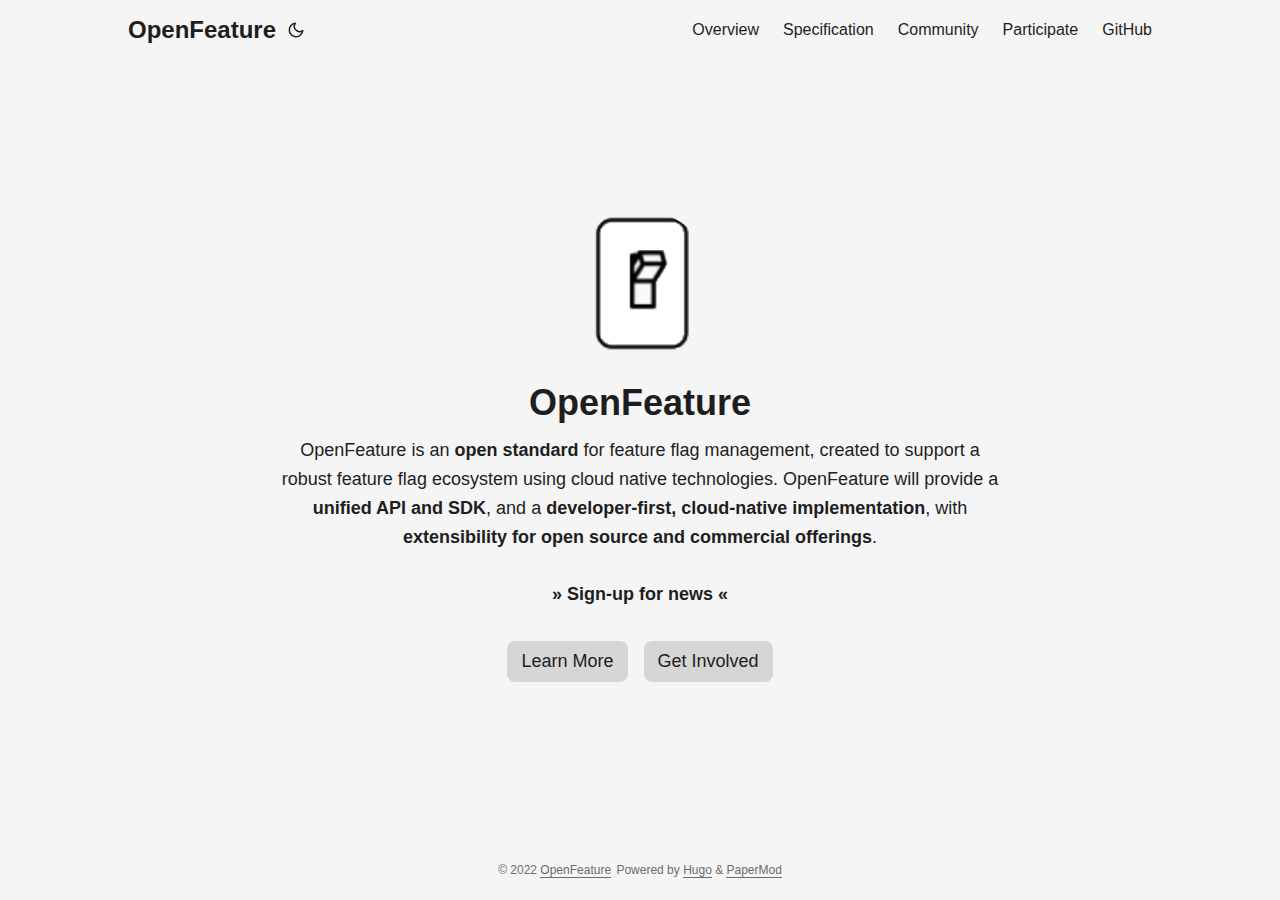
<file: index.html>
<!doctype html><html lang=en dir=auto><head><meta charset=utf-8><meta http-equiv=x-ua-compatible content="IE=edge"><meta name=viewport content="width=device-width,initial-scale=1,shrink-to-fit=no"><meta name=robots content="index, follow"><title>OpenFeature</title><meta name=description content="OpenFeature website"><meta name=author content="OpenFeature contributors"><link rel=canonical href=https://open-feature.github.io/><link crossorigin=anonymous href=./assets/css/stylesheet.min.c88963fe2d79462000fd0fb1b3737783c32855d340583e4523343f8735c787f0.css integrity="sha256-yIlj/i15RiAA/Q+xs3N3g8MoVdNAWD5FIzQ/hzXHh/A=" rel="preload stylesheet" as=style><link rel=preload href=logo.png as=image><link rel=icon href=https://open-feature.github.io/favicon.ico><link rel=icon type=image/png sizes=16x16 href=https://open-feature.github.io/favicon-16x16.png><link rel=icon type=image/png sizes=32x32 href=https://open-feature.github.io/favicon-32x32.png><link rel=apple-touch-icon href=https://open-feature.github.io/apple-touch-icon.png><link rel=mask-icon href=https://open-feature.github.io/safari-pinned-tab.svg><meta name=theme-color content="#2e2e33"><meta name=msapplication-TileColor content="#2e2e33"><meta name=generator content="Hugo 0.83.0"><link rel=alternate type=application/rss+xml href=https://open-feature.github.io/index.xml><link rel=alternate type=application/json href=https://open-feature.github.io/index.json><noscript><style>#theme-toggle,.top-link{display:none}</style><style>@media(prefers-color-scheme:dark){:root{--theme:rgb(29, 30, 32);--entry:rgb(46, 46, 51);--primary:rgb(218, 218, 219);--secondary:rgb(155, 156, 157);--tertiary:rgb(65, 66, 68);--content:rgb(196, 196, 197);--hljs-bg:rgb(46, 46, 51);--code-bg:rgb(55, 56, 62);--border:rgb(51, 51, 51)}.list{background:var(--theme)}.list:not(.dark)::-webkit-scrollbar-track{background:0 0}.list:not(.dark)::-webkit-scrollbar-thumb{border-color:var(--theme)}}</style></noscript><script async src="https://www.googletagmanager.com/gtag/js?id=G-HBXXCF17TS"></script><script>var doNotTrack=!1;if(!doNotTrack){window.dataLayer=window.dataLayer||[];function gtag(){dataLayer.push(arguments)}gtag('js',new Date),gtag('config','G-HBXXCF17TS',{anonymize_ip:!1})}</script><meta property="og:title" content="OpenFeature"><meta property="og:description" content="OpenFeature website"><meta property="og:type" content="website"><meta property="og:url" content="https://open-feature.github.io/"><meta property="og:image" content="https://open-feature.github.io/opengraph.png"><meta name=twitter:card content="summary_large_image"><meta name=twitter:image content="https://open-feature.github.io/opengraph.png"><meta name=twitter:title content="OpenFeature"><meta name=twitter:description content="OpenFeature website"><script type=application/ld+json>{"@context":"https://schema.org","@type":"Organization","name":"OpenFeature","url":"https://open-feature.github.io/","description":"OpenFeature website","thumbnailUrl":"https://open-feature.github.io/favicon.ico","sameAs":[]}</script></head><body class=list id=top><script>localStorage.getItem("pref-theme")==="dark"?document.body.classList.add('dark'):localStorage.getItem("pref-theme")==="light"?document.body.classList.remove('dark'):window.matchMedia('(prefers-color-scheme: dark)').matches&&document.body.classList.add('dark')</script><header class=header><nav class=nav><div class=logo><a href=https://open-feature.github.io/ accesskey=h title="OpenFeature (Alt + H)">OpenFeature</a>
<span class=logo-switches><button id=theme-toggle accesskey=t title="(Alt + T)"><svg id="moon" xmlns="http://www.w3.org/2000/svg" width="24" height="24" viewBox="0 0 24 24" fill="none" stroke="currentcolor" stroke-width="2" stroke-linecap="round" stroke-linejoin="round"><path d="M21 12.79A9 9 0 1111.21 3 7 7 0 0021 12.79z"/></svg><svg id="sun" xmlns="http://www.w3.org/2000/svg" width="24" height="24" viewBox="0 0 24 24" fill="none" stroke="currentcolor" stroke-width="2" stroke-linecap="round" stroke-linejoin="round"><circle cx="12" cy="12" r="5"/><line x1="12" y1="1" x2="12" y2="3"/><line x1="12" y1="21" x2="12" y2="23"/><line x1="4.22" y1="4.22" x2="5.64" y2="5.64"/><line x1="18.36" y1="18.36" x2="19.78" y2="19.78"/><line x1="1" y1="12" x2="3" y2="12"/><line x1="21" y1="12" x2="23" y2="12"/><line x1="4.22" y1="19.78" x2="5.64" y2="18.36"/><line x1="18.36" y1="5.64" x2="19.78" y2="4.22"/></svg></button></span></div><ul id=menu><li><a href=https://open-feature.github.io/home/overview/ title=Overview><span>Overview</span></a></li><li><a href=https://github.com/open-feature/spec title=Specification><span>Specification</span></a></li><li><a href=https://open-feature.github.io/home/community/ title=Community><span>Community</span></a></li><li><a href=https://open-feature.github.io/home/participate/ title=Participate><span>Participate</span></a></li><li><a href=https://github.com/open-feature title=GitHub><span>GitHub</span></a></li></ul></nav></header><main class=main><div class=profile><div class=profile_inner><img src=https://open-feature.github.io/logo.png alt=Logo height=150 width=150><h1>OpenFeature</h1><span>OpenFeature is an <strong>open standard</strong> for feature flag management, created to support a robust feature flag ecosystem using cloud native technologies. OpenFeature will provide a <strong>unified API and SDK</strong>, and a <strong>developer-first, cloud-native implementation</strong>, with <strong>extensibility for open source and commercial offerings</strong>.<br><br><strong><a href=https://bit.ly/openfeature-signup>&#187; Sign-up for news &#171;</a></strong></span><div class=social-icons></div><div class=buttons><a class=button href=./home/overview/ rel=noopener title="Learn More"><span class=button-inner>Learn More</span></a>
<a class=button href=./home/participate/ rel=noopener title="Get Involved"><span class=button-inner>Get Involved</span></a></div></div></div></main><footer class=footer><span>&copy; 2022 <a href=https://open-feature.github.io/>OpenFeature</a></span>
<span>Powered by
<a href=https://gohugo.io/ rel="noopener noreferrer" target=_blank>Hugo</a> &
        <a href=https://git.io/hugopapermod rel=noopener target=_blank>PaperMod</a></span></footer><a href=#top aria-label="go to top" title="Go to Top (Alt + G)" class=top-link id=top-link accesskey=g><svg xmlns="http://www.w3.org/2000/svg" viewBox="0 0 12 6" fill="currentcolor"><path d="M12 6H0l6-6z"/></svg></a><script>let menu=document.getElementById('menu');menu&&(menu.scrollLeft=localStorage.getItem("menu-scroll-position"),menu.onscroll=function(){localStorage.setItem("menu-scroll-position",menu.scrollLeft)}),document.querySelectorAll('a[href^="#"]').forEach(a=>{a.addEventListener("click",function(b){b.preventDefault();var a=this.getAttribute("href").substr(1);window.matchMedia('(prefers-reduced-motion: reduce)').matches?document.querySelector(`[id='${decodeURIComponent(a)}']`).scrollIntoView():document.querySelector(`[id='${decodeURIComponent(a)}']`).scrollIntoView({behavior:"smooth"}),a==="top"?history.replaceState(null,null," "):history.pushState(null,null,`#${a}`)})})</script><script>var mybutton=document.getElementById("top-link");window.onscroll=function(){document.body.scrollTop>800||document.documentElement.scrollTop>800?(mybutton.style.visibility="visible",mybutton.style.opacity="1"):(mybutton.style.visibility="hidden",mybutton.style.opacity="0")}</script><script>document.getElementById("theme-toggle").addEventListener("click",()=>{document.body.className.includes("dark")?(document.body.classList.remove('dark'),localStorage.setItem("pref-theme",'light')):(document.body.classList.add('dark'),localStorage.setItem("pref-theme",'dark'))})</script></body></html>
</file>
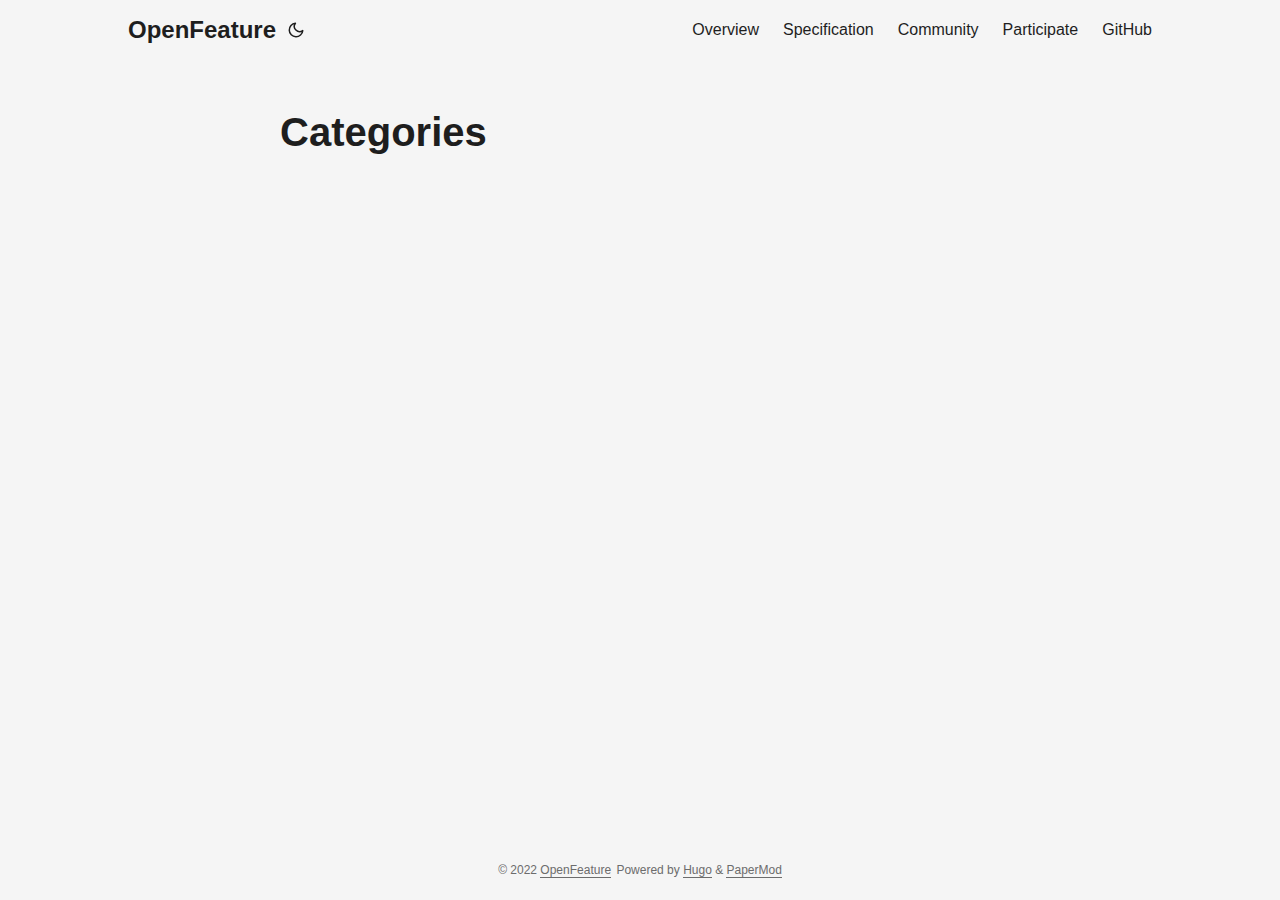
<file: categories/index.html>
<!doctype html><html lang=en dir=auto><head><meta charset=utf-8><meta http-equiv=x-ua-compatible content="IE=edge"><meta name=viewport content="width=device-width,initial-scale=1,shrink-to-fit=no"><meta name=robots content="index, follow"><title>Categories | OpenFeature</title><meta name=keywords content><meta name=description content="OpenFeature website"><meta name=author content="OpenFeature contributors"><link rel=canonical href=https://open-feature.github.io/categories/><link crossorigin=anonymous href=../assets/css/stylesheet.min.c88963fe2d79462000fd0fb1b3737783c32855d340583e4523343f8735c787f0.css integrity="sha256-yIlj/i15RiAA/Q+xs3N3g8MoVdNAWD5FIzQ/hzXHh/A=" rel="preload stylesheet" as=style><link rel=icon href=https://open-feature.github.io/favicon.ico><link rel=icon type=image/png sizes=16x16 href=https://open-feature.github.io/favicon-16x16.png><link rel=icon type=image/png sizes=32x32 href=https://open-feature.github.io/favicon-32x32.png><link rel=apple-touch-icon href=https://open-feature.github.io/apple-touch-icon.png><link rel=mask-icon href=https://open-feature.github.io/safari-pinned-tab.svg><meta name=theme-color content="#2e2e33"><meta name=msapplication-TileColor content="#2e2e33"><meta name=generator content="Hugo 0.83.0"><link rel=alternate type=application/rss+xml href=https://open-feature.github.io/categories/index.xml><noscript><style>#theme-toggle,.top-link{display:none}</style><style>@media(prefers-color-scheme:dark){:root{--theme:rgb(29, 30, 32);--entry:rgb(46, 46, 51);--primary:rgb(218, 218, 219);--secondary:rgb(155, 156, 157);--tertiary:rgb(65, 66, 68);--content:rgb(196, 196, 197);--hljs-bg:rgb(46, 46, 51);--code-bg:rgb(55, 56, 62);--border:rgb(51, 51, 51)}.list{background:var(--theme)}.list:not(.dark)::-webkit-scrollbar-track{background:0 0}.list:not(.dark)::-webkit-scrollbar-thumb{border-color:var(--theme)}}</style></noscript><script async src="https://www.googletagmanager.com/gtag/js?id=G-HBXXCF17TS"></script><script>var doNotTrack=!1;if(!doNotTrack){window.dataLayer=window.dataLayer||[];function gtag(){dataLayer.push(arguments)}gtag('js',new Date),gtag('config','G-HBXXCF17TS',{anonymize_ip:!1})}</script><meta property="og:title" content="Categories"><meta property="og:description" content="OpenFeature website"><meta property="og:type" content="website"><meta property="og:url" content="https://open-feature.github.io/categories/"><meta property="og:image" content="https://open-feature.github.io/opengraph.png"><meta name=twitter:card content="summary_large_image"><meta name=twitter:image content="https://open-feature.github.io/opengraph.png"><meta name=twitter:title content="Categories"><meta name=twitter:description content="OpenFeature website"></head><body class=list id=top><script>localStorage.getItem("pref-theme")==="dark"?document.body.classList.add('dark'):localStorage.getItem("pref-theme")==="light"?document.body.classList.remove('dark'):window.matchMedia('(prefers-color-scheme: dark)').matches&&document.body.classList.add('dark')</script><header class=header><nav class=nav><div class=logo><a href=https://open-feature.github.io/ accesskey=h title="OpenFeature (Alt + H)">OpenFeature</a>
<span class=logo-switches><button id=theme-toggle accesskey=t title="(Alt + T)"><svg id="moon" xmlns="http://www.w3.org/2000/svg" width="24" height="24" viewBox="0 0 24 24" fill="none" stroke="currentcolor" stroke-width="2" stroke-linecap="round" stroke-linejoin="round"><path d="M21 12.79A9 9 0 1111.21 3 7 7 0 0021 12.79z"/></svg><svg id="sun" xmlns="http://www.w3.org/2000/svg" width="24" height="24" viewBox="0 0 24 24" fill="none" stroke="currentcolor" stroke-width="2" stroke-linecap="round" stroke-linejoin="round"><circle cx="12" cy="12" r="5"/><line x1="12" y1="1" x2="12" y2="3"/><line x1="12" y1="21" x2="12" y2="23"/><line x1="4.22" y1="4.22" x2="5.64" y2="5.64"/><line x1="18.36" y1="18.36" x2="19.78" y2="19.78"/><line x1="1" y1="12" x2="3" y2="12"/><line x1="21" y1="12" x2="23" y2="12"/><line x1="4.22" y1="19.78" x2="5.64" y2="18.36"/><line x1="18.36" y1="5.64" x2="19.78" y2="4.22"/></svg></button></span></div><ul id=menu><li><a href=https://open-feature.github.io/home/overview/ title=Overview><span>Overview</span></a></li><li><a href=https://github.com/open-feature/spec title=Specification><span>Specification</span></a></li><li><a href=https://open-feature.github.io/home/community/ title=Community><span>Community</span></a></li><li><a href=https://open-feature.github.io/home/participate/ title=Participate><span>Participate</span></a></li><li><a href=https://github.com/open-feature title=GitHub><span>GitHub</span></a></li></ul></nav></header><main class=main><header class=page-header><h1>Categories</h1></header><ul class=terms-tags></ul></main><footer class=footer><span>&copy; 2022 <a href=https://open-feature.github.io/>OpenFeature</a></span>
<span>Powered by
<a href=https://gohugo.io/ rel="noopener noreferrer" target=_blank>Hugo</a> &
        <a href=https://git.io/hugopapermod rel=noopener target=_blank>PaperMod</a></span></footer><a href=#top aria-label="go to top" title="Go to Top (Alt + G)" class=top-link id=top-link accesskey=g><svg xmlns="http://www.w3.org/2000/svg" viewBox="0 0 12 6" fill="currentcolor"><path d="M12 6H0l6-6z"/></svg></a><script>let menu=document.getElementById('menu');menu&&(menu.scrollLeft=localStorage.getItem("menu-scroll-position"),menu.onscroll=function(){localStorage.setItem("menu-scroll-position",menu.scrollLeft)}),document.querySelectorAll('a[href^="#"]').forEach(a=>{a.addEventListener("click",function(b){b.preventDefault();var a=this.getAttribute("href").substr(1);window.matchMedia('(prefers-reduced-motion: reduce)').matches?document.querySelector(`[id='${decodeURIComponent(a)}']`).scrollIntoView():document.querySelector(`[id='${decodeURIComponent(a)}']`).scrollIntoView({behavior:"smooth"}),a==="top"?history.replaceState(null,null," "):history.pushState(null,null,`#${a}`)})})</script><script>var mybutton=document.getElementById("top-link");window.onscroll=function(){document.body.scrollTop>800||document.documentElement.scrollTop>800?(mybutton.style.visibility="visible",mybutton.style.opacity="1"):(mybutton.style.visibility="hidden",mybutton.style.opacity="0")}</script><script>document.getElementById("theme-toggle").addEventListener("click",()=>{document.body.className.includes("dark")?(document.body.classList.remove('dark'),localStorage.setItem("pref-theme",'light')):(document.body.classList.add('dark'),localStorage.setItem("pref-theme",'dark'))})</script></body></html>
</file>
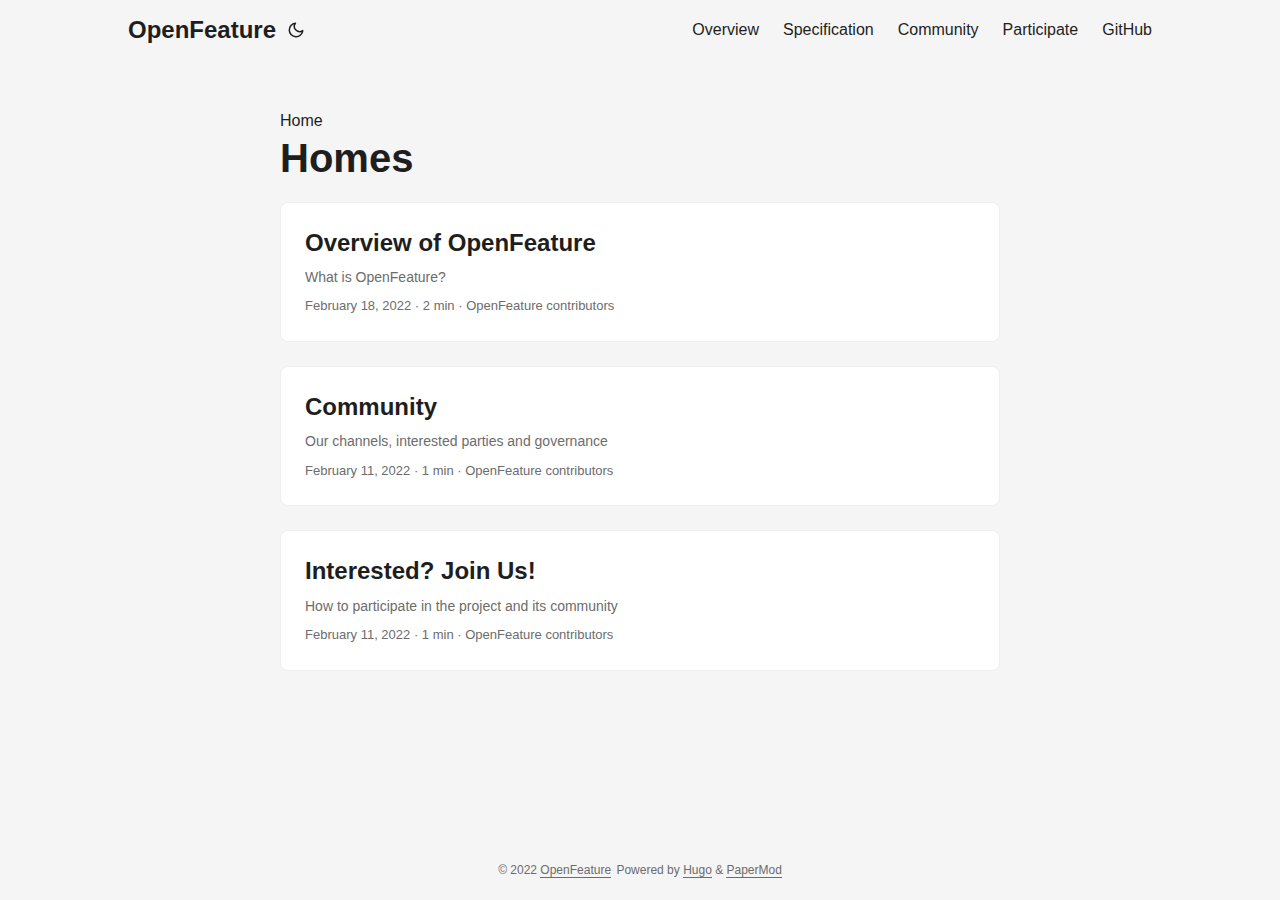
<file: home/index.html>
<!doctype html><html lang=en dir=auto><head><meta charset=utf-8><meta http-equiv=x-ua-compatible content="IE=edge"><meta name=viewport content="width=device-width,initial-scale=1,shrink-to-fit=no"><meta name=robots content="index, follow"><title>Homes | OpenFeature</title><meta name=keywords content><meta name=description content="Homes - OpenFeature"><meta name=author content="OpenFeature contributors"><link rel=canonical href=https://open-feature.github.io/home/><link crossorigin=anonymous href=../assets/css/stylesheet.min.c88963fe2d79462000fd0fb1b3737783c32855d340583e4523343f8735c787f0.css integrity="sha256-yIlj/i15RiAA/Q+xs3N3g8MoVdNAWD5FIzQ/hzXHh/A=" rel="preload stylesheet" as=style><link rel=icon href=https://open-feature.github.io/favicon.ico><link rel=icon type=image/png sizes=16x16 href=https://open-feature.github.io/favicon-16x16.png><link rel=icon type=image/png sizes=32x32 href=https://open-feature.github.io/favicon-32x32.png><link rel=apple-touch-icon href=https://open-feature.github.io/apple-touch-icon.png><link rel=mask-icon href=https://open-feature.github.io/safari-pinned-tab.svg><meta name=theme-color content="#2e2e33"><meta name=msapplication-TileColor content="#2e2e33"><meta name=generator content="Hugo 0.83.0"><link rel=alternate type=application/rss+xml href=https://open-feature.github.io/home/index.xml><noscript><style>#theme-toggle,.top-link{display:none}</style><style>@media(prefers-color-scheme:dark){:root{--theme:rgb(29, 30, 32);--entry:rgb(46, 46, 51);--primary:rgb(218, 218, 219);--secondary:rgb(155, 156, 157);--tertiary:rgb(65, 66, 68);--content:rgb(196, 196, 197);--hljs-bg:rgb(46, 46, 51);--code-bg:rgb(55, 56, 62);--border:rgb(51, 51, 51)}.list{background:var(--theme)}.list:not(.dark)::-webkit-scrollbar-track{background:0 0}.list:not(.dark)::-webkit-scrollbar-thumb{border-color:var(--theme)}}</style></noscript><script async src="https://www.googletagmanager.com/gtag/js?id=G-HBXXCF17TS"></script><script>var doNotTrack=!1;if(!doNotTrack){window.dataLayer=window.dataLayer||[];function gtag(){dataLayer.push(arguments)}gtag('js',new Date),gtag('config','G-HBXXCF17TS',{anonymize_ip:!1})}</script><meta property="og:title" content="Homes"><meta property="og:description" content="OpenFeature website"><meta property="og:type" content="website"><meta property="og:url" content="https://open-feature.github.io/home/"><meta property="og:image" content="https://open-feature.github.io/opengraph.png"><meta name=twitter:card content="summary_large_image"><meta name=twitter:image content="https://open-feature.github.io/opengraph.png"><meta name=twitter:title content="Homes"><meta name=twitter:description content="OpenFeature website"><script type=application/ld+json>{"@context":"https://schema.org","@type":"BreadcrumbList","itemListElement":[{"@type":"ListItem","position":1,"name":"Homes","item":"https://open-feature.github.io/home/"}]}</script></head><body class=list id=top><script>localStorage.getItem("pref-theme")==="dark"?document.body.classList.add('dark'):localStorage.getItem("pref-theme")==="light"?document.body.classList.remove('dark'):window.matchMedia('(prefers-color-scheme: dark)').matches&&document.body.classList.add('dark')</script><header class=header><nav class=nav><div class=logo><a href=https://open-feature.github.io/ accesskey=h title="OpenFeature (Alt + H)">OpenFeature</a>
<span class=logo-switches><button id=theme-toggle accesskey=t title="(Alt + T)"><svg id="moon" xmlns="http://www.w3.org/2000/svg" width="24" height="24" viewBox="0 0 24 24" fill="none" stroke="currentcolor" stroke-width="2" stroke-linecap="round" stroke-linejoin="round"><path d="M21 12.79A9 9 0 1111.21 3 7 7 0 0021 12.79z"/></svg><svg id="sun" xmlns="http://www.w3.org/2000/svg" width="24" height="24" viewBox="0 0 24 24" fill="none" stroke="currentcolor" stroke-width="2" stroke-linecap="round" stroke-linejoin="round"><circle cx="12" cy="12" r="5"/><line x1="12" y1="1" x2="12" y2="3"/><line x1="12" y1="21" x2="12" y2="23"/><line x1="4.22" y1="4.22" x2="5.64" y2="5.64"/><line x1="18.36" y1="18.36" x2="19.78" y2="19.78"/><line x1="1" y1="12" x2="3" y2="12"/><line x1="21" y1="12" x2="23" y2="12"/><line x1="4.22" y1="19.78" x2="5.64" y2="18.36"/><line x1="18.36" y1="5.64" x2="19.78" y2="4.22"/></svg></button></span></div><ul id=menu><li><a href=https://open-feature.github.io/home/overview/ title=Overview><span>Overview</span></a></li><li><a href=https://github.com/open-feature/spec title=Specification><span>Specification</span></a></li><li><a href=https://open-feature.github.io/home/community/ title=Community><span>Community</span></a></li><li><a href=https://open-feature.github.io/home/participate/ title=Participate><span>Participate</span></a></li><li><a href=https://github.com/open-feature title=GitHub><span>GitHub</span></a></li></ul></nav></header><main class=main><header class=page-header><div class=breadcrumbs><a href=https://open-feature.github.io/>Home</a></div><h1>Homes</h1></header><article class=post-entry><header class=entry-header><h2>Overview of OpenFeature</h2></header><section class=entry-content><p>What is OpenFeature?</p></section><footer class=entry-footer><span title="2022-02-18 00:00:00 +0000 UTC">February 18, 2022</span>&nbsp;·&nbsp;2 min&nbsp;·&nbsp;OpenFeature contributors</footer><a class=entry-link aria-label="post link to Overview of OpenFeature" href=https://open-feature.github.io/home/overview/></a></article><article class=post-entry><header class=entry-header><h2>Community</h2></header><section class=entry-content><p>Our channels, interested parties and governance</p></section><footer class=entry-footer><span title="2022-02-11 00:00:00 +0000 UTC">February 11, 2022</span>&nbsp;·&nbsp;1 min&nbsp;·&nbsp;OpenFeature contributors</footer><a class=entry-link aria-label="post link to Community" href=https://open-feature.github.io/home/community/></a></article><article class=post-entry><header class=entry-header><h2>Interested? Join Us!</h2></header><section class=entry-content><p>How to participate in the project and its community</p></section><footer class=entry-footer><span title="2022-02-11 00:00:00 +0000 UTC">February 11, 2022</span>&nbsp;·&nbsp;1 min&nbsp;·&nbsp;OpenFeature contributors</footer><a class=entry-link aria-label="post link to Interested? Join Us!" href=https://open-feature.github.io/home/participate/></a></article></main><footer class=footer><span>&copy; 2022 <a href=https://open-feature.github.io/>OpenFeature</a></span>
<span>Powered by
<a href=https://gohugo.io/ rel="noopener noreferrer" target=_blank>Hugo</a> &
        <a href=https://git.io/hugopapermod rel=noopener target=_blank>PaperMod</a></span></footer><a href=#top aria-label="go to top" title="Go to Top (Alt + G)" class=top-link id=top-link accesskey=g><svg xmlns="http://www.w3.org/2000/svg" viewBox="0 0 12 6" fill="currentcolor"><path d="M12 6H0l6-6z"/></svg></a><script>let menu=document.getElementById('menu');menu&&(menu.scrollLeft=localStorage.getItem("menu-scroll-position"),menu.onscroll=function(){localStorage.setItem("menu-scroll-position",menu.scrollLeft)}),document.querySelectorAll('a[href^="#"]').forEach(a=>{a.addEventListener("click",function(b){b.preventDefault();var a=this.getAttribute("href").substr(1);window.matchMedia('(prefers-reduced-motion: reduce)').matches?document.querySelector(`[id='${decodeURIComponent(a)}']`).scrollIntoView():document.querySelector(`[id='${decodeURIComponent(a)}']`).scrollIntoView({behavior:"smooth"}),a==="top"?history.replaceState(null,null," "):history.pushState(null,null,`#${a}`)})})</script><script>var mybutton=document.getElementById("top-link");window.onscroll=function(){document.body.scrollTop>800||document.documentElement.scrollTop>800?(mybutton.style.visibility="visible",mybutton.style.opacity="1"):(mybutton.style.visibility="hidden",mybutton.style.opacity="0")}</script><script>document.getElementById("theme-toggle").addEventListener("click",()=>{document.body.className.includes("dark")?(document.body.classList.remove('dark'),localStorage.setItem("pref-theme",'light')):(document.body.classList.add('dark'),localStorage.setItem("pref-theme",'dark'))})</script></body></html>
</file>
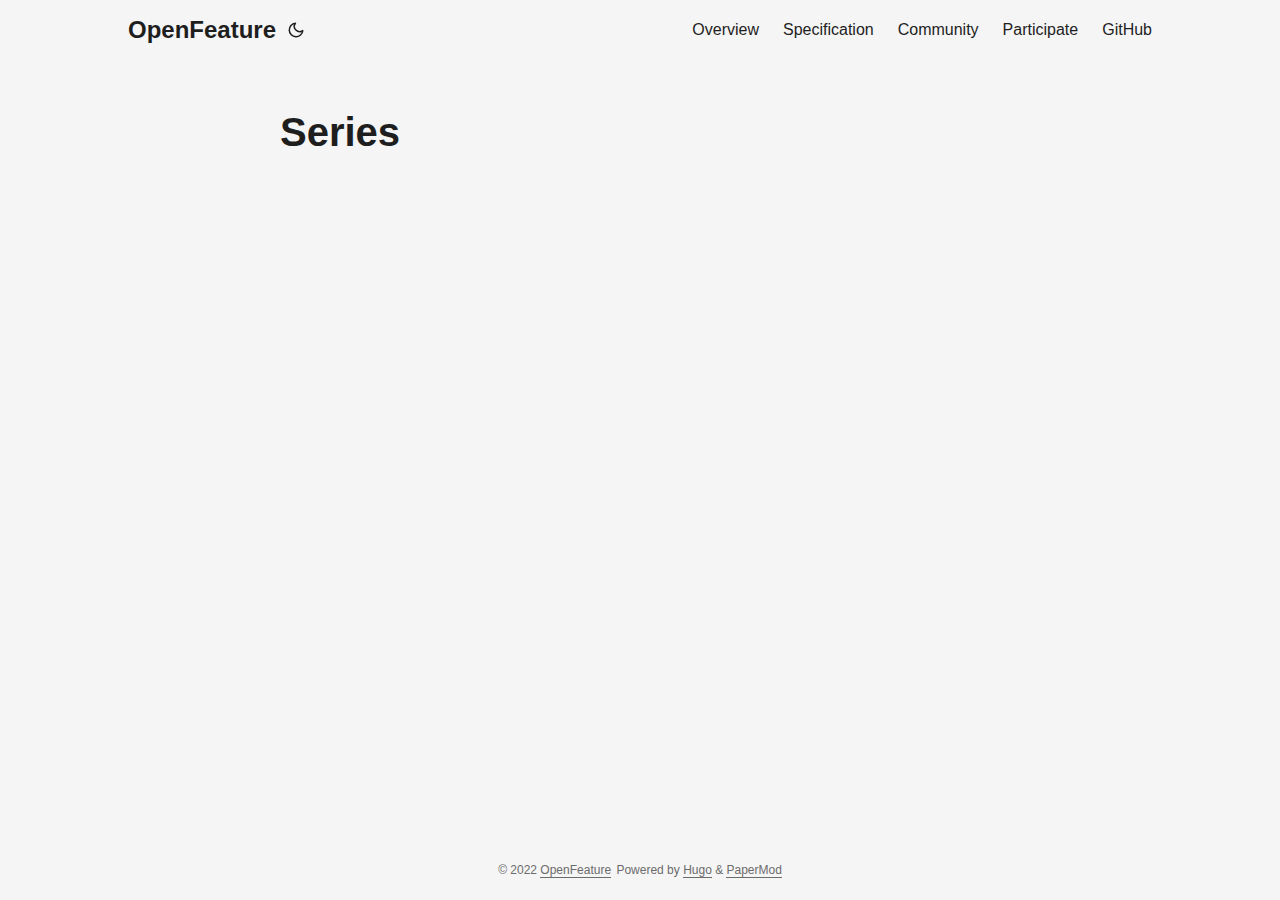
<file: series/index.html>
<!doctype html><html lang=en dir=auto><head><meta charset=utf-8><meta http-equiv=x-ua-compatible content="IE=edge"><meta name=viewport content="width=device-width,initial-scale=1,shrink-to-fit=no"><meta name=robots content="index, follow"><title>Series | OpenFeature</title><meta name=keywords content><meta name=description content="OpenFeature website"><meta name=author content="OpenFeature contributors"><link rel=canonical href=https://open-feature.github.io/series/><link crossorigin=anonymous href=../assets/css/stylesheet.min.c88963fe2d79462000fd0fb1b3737783c32855d340583e4523343f8735c787f0.css integrity="sha256-yIlj/i15RiAA/Q+xs3N3g8MoVdNAWD5FIzQ/hzXHh/A=" rel="preload stylesheet" as=style><link rel=icon href=https://open-feature.github.io/favicon.ico><link rel=icon type=image/png sizes=16x16 href=https://open-feature.github.io/favicon-16x16.png><link rel=icon type=image/png sizes=32x32 href=https://open-feature.github.io/favicon-32x32.png><link rel=apple-touch-icon href=https://open-feature.github.io/apple-touch-icon.png><link rel=mask-icon href=https://open-feature.github.io/safari-pinned-tab.svg><meta name=theme-color content="#2e2e33"><meta name=msapplication-TileColor content="#2e2e33"><meta name=generator content="Hugo 0.83.0"><link rel=alternate type=application/rss+xml href=https://open-feature.github.io/series/index.xml><noscript><style>#theme-toggle,.top-link{display:none}</style><style>@media(prefers-color-scheme:dark){:root{--theme:rgb(29, 30, 32);--entry:rgb(46, 46, 51);--primary:rgb(218, 218, 219);--secondary:rgb(155, 156, 157);--tertiary:rgb(65, 66, 68);--content:rgb(196, 196, 197);--hljs-bg:rgb(46, 46, 51);--code-bg:rgb(55, 56, 62);--border:rgb(51, 51, 51)}.list{background:var(--theme)}.list:not(.dark)::-webkit-scrollbar-track{background:0 0}.list:not(.dark)::-webkit-scrollbar-thumb{border-color:var(--theme)}}</style></noscript><script async src="https://www.googletagmanager.com/gtag/js?id=G-HBXXCF17TS"></script><script>var doNotTrack=!1;if(!doNotTrack){window.dataLayer=window.dataLayer||[];function gtag(){dataLayer.push(arguments)}gtag('js',new Date),gtag('config','G-HBXXCF17TS',{anonymize_ip:!1})}</script><meta property="og:title" content="Series"><meta property="og:description" content="OpenFeature website"><meta property="og:type" content="website"><meta property="og:url" content="https://open-feature.github.io/series/"><meta property="og:image" content="https://open-feature.github.io/opengraph.png"><meta name=twitter:card content="summary_large_image"><meta name=twitter:image content="https://open-feature.github.io/opengraph.png"><meta name=twitter:title content="Series"><meta name=twitter:description content="OpenFeature website"></head><body class=list id=top><script>localStorage.getItem("pref-theme")==="dark"?document.body.classList.add('dark'):localStorage.getItem("pref-theme")==="light"?document.body.classList.remove('dark'):window.matchMedia('(prefers-color-scheme: dark)').matches&&document.body.classList.add('dark')</script><header class=header><nav class=nav><div class=logo><a href=https://open-feature.github.io/ accesskey=h title="OpenFeature (Alt + H)">OpenFeature</a>
<span class=logo-switches><button id=theme-toggle accesskey=t title="(Alt + T)"><svg id="moon" xmlns="http://www.w3.org/2000/svg" width="24" height="24" viewBox="0 0 24 24" fill="none" stroke="currentcolor" stroke-width="2" stroke-linecap="round" stroke-linejoin="round"><path d="M21 12.79A9 9 0 1111.21 3 7 7 0 0021 12.79z"/></svg><svg id="sun" xmlns="http://www.w3.org/2000/svg" width="24" height="24" viewBox="0 0 24 24" fill="none" stroke="currentcolor" stroke-width="2" stroke-linecap="round" stroke-linejoin="round"><circle cx="12" cy="12" r="5"/><line x1="12" y1="1" x2="12" y2="3"/><line x1="12" y1="21" x2="12" y2="23"/><line x1="4.22" y1="4.22" x2="5.64" y2="5.64"/><line x1="18.36" y1="18.36" x2="19.78" y2="19.78"/><line x1="1" y1="12" x2="3" y2="12"/><line x1="21" y1="12" x2="23" y2="12"/><line x1="4.22" y1="19.78" x2="5.64" y2="18.36"/><line x1="18.36" y1="5.64" x2="19.78" y2="4.22"/></svg></button></span></div><ul id=menu><li><a href=https://open-feature.github.io/home/overview/ title=Overview><span>Overview</span></a></li><li><a href=https://github.com/open-feature/spec title=Specification><span>Specification</span></a></li><li><a href=https://open-feature.github.io/home/community/ title=Community><span>Community</span></a></li><li><a href=https://open-feature.github.io/home/participate/ title=Participate><span>Participate</span></a></li><li><a href=https://github.com/open-feature title=GitHub><span>GitHub</span></a></li></ul></nav></header><main class=main><header class=page-header><h1>Series</h1></header><ul class=terms-tags></ul></main><footer class=footer><span>&copy; 2022 <a href=https://open-feature.github.io/>OpenFeature</a></span>
<span>Powered by
<a href=https://gohugo.io/ rel="noopener noreferrer" target=_blank>Hugo</a> &
        <a href=https://git.io/hugopapermod rel=noopener target=_blank>PaperMod</a></span></footer><a href=#top aria-label="go to top" title="Go to Top (Alt + G)" class=top-link id=top-link accesskey=g><svg xmlns="http://www.w3.org/2000/svg" viewBox="0 0 12 6" fill="currentcolor"><path d="M12 6H0l6-6z"/></svg></a><script>let menu=document.getElementById('menu');menu&&(menu.scrollLeft=localStorage.getItem("menu-scroll-position"),menu.onscroll=function(){localStorage.setItem("menu-scroll-position",menu.scrollLeft)}),document.querySelectorAll('a[href^="#"]').forEach(a=>{a.addEventListener("click",function(b){b.preventDefault();var a=this.getAttribute("href").substr(1);window.matchMedia('(prefers-reduced-motion: reduce)').matches?document.querySelector(`[id='${decodeURIComponent(a)}']`).scrollIntoView():document.querySelector(`[id='${decodeURIComponent(a)}']`).scrollIntoView({behavior:"smooth"}),a==="top"?history.replaceState(null,null," "):history.pushState(null,null,`#${a}`)})})</script><script>var mybutton=document.getElementById("top-link");window.onscroll=function(){document.body.scrollTop>800||document.documentElement.scrollTop>800?(mybutton.style.visibility="visible",mybutton.style.opacity="1"):(mybutton.style.visibility="hidden",mybutton.style.opacity="0")}</script><script>document.getElementById("theme-toggle").addEventListener("click",()=>{document.body.className.includes("dark")?(document.body.classList.remove('dark'),localStorage.setItem("pref-theme",'light')):(document.body.classList.add('dark'),localStorage.setItem("pref-theme",'dark'))})</script></body></html>
</file>
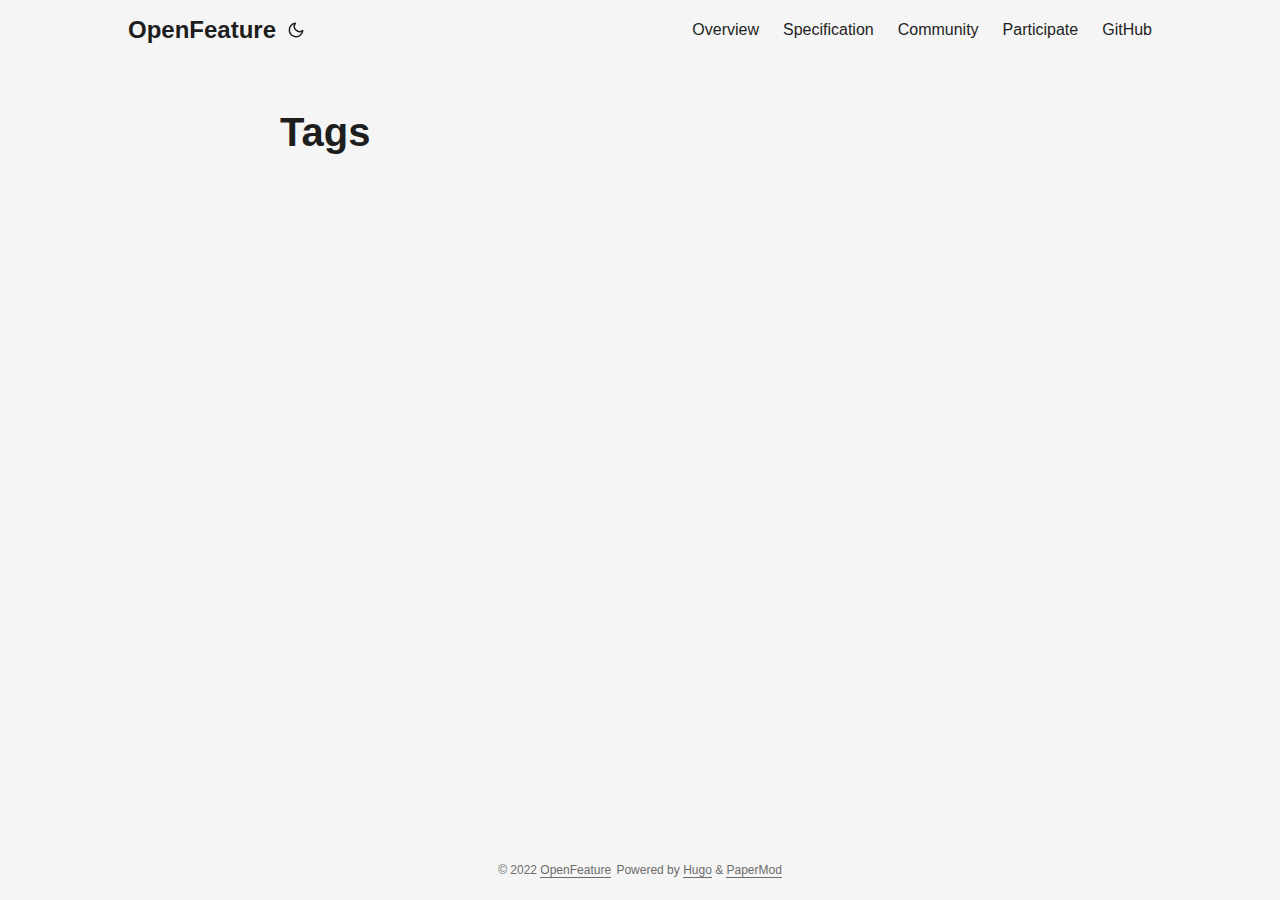
<file: tags/index.html>
<!doctype html><html lang=en dir=auto><head><meta charset=utf-8><meta http-equiv=x-ua-compatible content="IE=edge"><meta name=viewport content="width=device-width,initial-scale=1,shrink-to-fit=no"><meta name=robots content="index, follow"><title>Tags | OpenFeature</title><meta name=keywords content><meta name=description content="OpenFeature website"><meta name=author content="OpenFeature contributors"><link rel=canonical href=https://open-feature.github.io/tags/><link crossorigin=anonymous href=../assets/css/stylesheet.min.c88963fe2d79462000fd0fb1b3737783c32855d340583e4523343f8735c787f0.css integrity="sha256-yIlj/i15RiAA/Q+xs3N3g8MoVdNAWD5FIzQ/hzXHh/A=" rel="preload stylesheet" as=style><link rel=icon href=https://open-feature.github.io/favicon.ico><link rel=icon type=image/png sizes=16x16 href=https://open-feature.github.io/favicon-16x16.png><link rel=icon type=image/png sizes=32x32 href=https://open-feature.github.io/favicon-32x32.png><link rel=apple-touch-icon href=https://open-feature.github.io/apple-touch-icon.png><link rel=mask-icon href=https://open-feature.github.io/safari-pinned-tab.svg><meta name=theme-color content="#2e2e33"><meta name=msapplication-TileColor content="#2e2e33"><meta name=generator content="Hugo 0.83.0"><link rel=alternate type=application/rss+xml href=https://open-feature.github.io/tags/index.xml><noscript><style>#theme-toggle,.top-link{display:none}</style><style>@media(prefers-color-scheme:dark){:root{--theme:rgb(29, 30, 32);--entry:rgb(46, 46, 51);--primary:rgb(218, 218, 219);--secondary:rgb(155, 156, 157);--tertiary:rgb(65, 66, 68);--content:rgb(196, 196, 197);--hljs-bg:rgb(46, 46, 51);--code-bg:rgb(55, 56, 62);--border:rgb(51, 51, 51)}.list{background:var(--theme)}.list:not(.dark)::-webkit-scrollbar-track{background:0 0}.list:not(.dark)::-webkit-scrollbar-thumb{border-color:var(--theme)}}</style></noscript><script async src="https://www.googletagmanager.com/gtag/js?id=G-HBXXCF17TS"></script><script>var doNotTrack=!1;if(!doNotTrack){window.dataLayer=window.dataLayer||[];function gtag(){dataLayer.push(arguments)}gtag('js',new Date),gtag('config','G-HBXXCF17TS',{anonymize_ip:!1})}</script><meta property="og:title" content="Tags"><meta property="og:description" content="OpenFeature website"><meta property="og:type" content="website"><meta property="og:url" content="https://open-feature.github.io/tags/"><meta property="og:image" content="https://open-feature.github.io/opengraph.png"><meta name=twitter:card content="summary_large_image"><meta name=twitter:image content="https://open-feature.github.io/opengraph.png"><meta name=twitter:title content="Tags"><meta name=twitter:description content="OpenFeature website"></head><body class=list id=top><script>localStorage.getItem("pref-theme")==="dark"?document.body.classList.add('dark'):localStorage.getItem("pref-theme")==="light"?document.body.classList.remove('dark'):window.matchMedia('(prefers-color-scheme: dark)').matches&&document.body.classList.add('dark')</script><header class=header><nav class=nav><div class=logo><a href=https://open-feature.github.io/ accesskey=h title="OpenFeature (Alt + H)">OpenFeature</a>
<span class=logo-switches><button id=theme-toggle accesskey=t title="(Alt + T)"><svg id="moon" xmlns="http://www.w3.org/2000/svg" width="24" height="24" viewBox="0 0 24 24" fill="none" stroke="currentcolor" stroke-width="2" stroke-linecap="round" stroke-linejoin="round"><path d="M21 12.79A9 9 0 1111.21 3 7 7 0 0021 12.79z"/></svg><svg id="sun" xmlns="http://www.w3.org/2000/svg" width="24" height="24" viewBox="0 0 24 24" fill="none" stroke="currentcolor" stroke-width="2" stroke-linecap="round" stroke-linejoin="round"><circle cx="12" cy="12" r="5"/><line x1="12" y1="1" x2="12" y2="3"/><line x1="12" y1="21" x2="12" y2="23"/><line x1="4.22" y1="4.22" x2="5.64" y2="5.64"/><line x1="18.36" y1="18.36" x2="19.78" y2="19.78"/><line x1="1" y1="12" x2="3" y2="12"/><line x1="21" y1="12" x2="23" y2="12"/><line x1="4.22" y1="19.78" x2="5.64" y2="18.36"/><line x1="18.36" y1="5.64" x2="19.78" y2="4.22"/></svg></button></span></div><ul id=menu><li><a href=https://open-feature.github.io/home/overview/ title=Overview><span>Overview</span></a></li><li><a href=https://github.com/open-feature/spec title=Specification><span>Specification</span></a></li><li><a href=https://open-feature.github.io/home/community/ title=Community><span>Community</span></a></li><li><a href=https://open-feature.github.io/home/participate/ title=Participate><span>Participate</span></a></li><li><a href=https://github.com/open-feature title=GitHub><span>GitHub</span></a></li></ul></nav></header><main class=main><header class=page-header><h1>Tags</h1></header><ul class=terms-tags></ul></main><footer class=footer><span>&copy; 2022 <a href=https://open-feature.github.io/>OpenFeature</a></span>
<span>Powered by
<a href=https://gohugo.io/ rel="noopener noreferrer" target=_blank>Hugo</a> &
        <a href=https://git.io/hugopapermod rel=noopener target=_blank>PaperMod</a></span></footer><a href=#top aria-label="go to top" title="Go to Top (Alt + G)" class=top-link id=top-link accesskey=g><svg xmlns="http://www.w3.org/2000/svg" viewBox="0 0 12 6" fill="currentcolor"><path d="M12 6H0l6-6z"/></svg></a><script>let menu=document.getElementById('menu');menu&&(menu.scrollLeft=localStorage.getItem("menu-scroll-position"),menu.onscroll=function(){localStorage.setItem("menu-scroll-position",menu.scrollLeft)}),document.querySelectorAll('a[href^="#"]').forEach(a=>{a.addEventListener("click",function(b){b.preventDefault();var a=this.getAttribute("href").substr(1);window.matchMedia('(prefers-reduced-motion: reduce)').matches?document.querySelector(`[id='${decodeURIComponent(a)}']`).scrollIntoView():document.querySelector(`[id='${decodeURIComponent(a)}']`).scrollIntoView({behavior:"smooth"}),a==="top"?history.replaceState(null,null," "):history.pushState(null,null,`#${a}`)})})</script><script>var mybutton=document.getElementById("top-link");window.onscroll=function(){document.body.scrollTop>800||document.documentElement.scrollTop>800?(mybutton.style.visibility="visible",mybutton.style.opacity="1"):(mybutton.style.visibility="hidden",mybutton.style.opacity="0")}</script><script>document.getElementById("theme-toggle").addEventListener("click",()=>{document.body.className.includes("dark")?(document.body.classList.remove('dark'),localStorage.setItem("pref-theme",'light')):(document.body.classList.add('dark'),localStorage.setItem("pref-theme",'dark'))})</script></body></html>
</file>
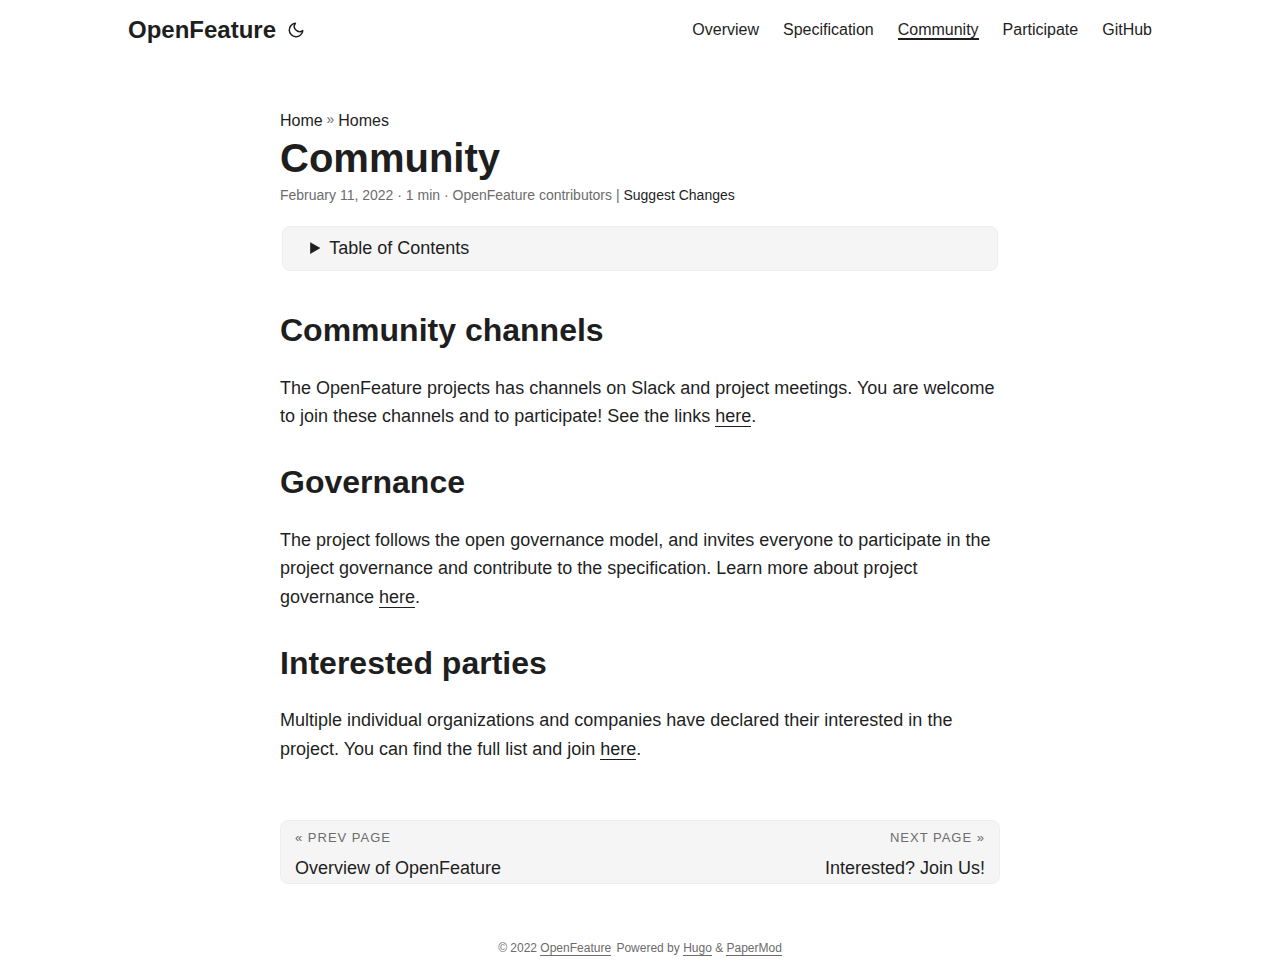
<file: home/community/index.html>
<!doctype html><html lang=en dir=auto><head><meta charset=utf-8><meta http-equiv=x-ua-compatible content="IE=edge"><meta name=viewport content="width=device-width,initial-scale=1,shrink-to-fit=no"><meta name=robots content="index, follow"><title>Community | OpenFeature</title><meta name=keywords content><meta name=description content="Our channels, interested parties and governance"><meta name=author content="OpenFeature contributors"><link rel=canonical href=https://open-feature.github.io/home/community/><link crossorigin=anonymous href=../../assets/css/stylesheet.min.c88963fe2d79462000fd0fb1b3737783c32855d340583e4523343f8735c787f0.css integrity="sha256-yIlj/i15RiAA/Q+xs3N3g8MoVdNAWD5FIzQ/hzXHh/A=" rel="preload stylesheet" as=style><script defer crossorigin=anonymous src=../../assets/js/highlight.min.7680afc38aa6b15ddf158a4f3780b7b1f7dde7e91d26f073e6229bb7a0793c92.js integrity="sha256-doCvw4qmsV3fFYpPN4C3sffd5+kdJvBz5iKbt6B5PJI=" onload=hljs.initHighlightingOnLoad()></script><link rel=icon href=https://open-feature.github.io/favicon.ico><link rel=icon type=image/png sizes=16x16 href=https://open-feature.github.io/favicon-16x16.png><link rel=icon type=image/png sizes=32x32 href=https://open-feature.github.io/favicon-32x32.png><link rel=apple-touch-icon href=https://open-feature.github.io/apple-touch-icon.png><link rel=mask-icon href=https://open-feature.github.io/safari-pinned-tab.svg><meta name=theme-color content="#2e2e33"><meta name=msapplication-TileColor content="#2e2e33"><meta name=generator content="Hugo 0.83.0"><noscript><style>#theme-toggle,.top-link{display:none}</style><style>@media(prefers-color-scheme:dark){:root{--theme:rgb(29, 30, 32);--entry:rgb(46, 46, 51);--primary:rgb(218, 218, 219);--secondary:rgb(155, 156, 157);--tertiary:rgb(65, 66, 68);--content:rgb(196, 196, 197);--hljs-bg:rgb(46, 46, 51);--code-bg:rgb(55, 56, 62);--border:rgb(51, 51, 51)}.list{background:var(--theme)}.list:not(.dark)::-webkit-scrollbar-track{background:0 0}.list:not(.dark)::-webkit-scrollbar-thumb{border-color:var(--theme)}}</style></noscript><script async src="https://www.googletagmanager.com/gtag/js?id=G-HBXXCF17TS"></script><script>var doNotTrack=!1;if(!doNotTrack){window.dataLayer=window.dataLayer||[];function gtag(){dataLayer.push(arguments)}gtag('js',new Date),gtag('config','G-HBXXCF17TS',{anonymize_ip:!1})}</script><meta property="og:title" content="Community"><meta property="og:description" content="Our channels, interested parties and governance"><meta property="og:type" content="article"><meta property="og:url" content="https://open-feature.github.io/home/community/"><meta property="og:image" content="https://open-feature.github.io/opengraph.png"><meta property="article:section" content="home"><meta property="article:published_time" content="2022-02-11T00:00:00+00:00"><meta property="article:modified_time" content="2022-02-11T00:00:00+00:00"><meta name=twitter:card content="summary_large_image"><meta name=twitter:image content="https://open-feature.github.io/opengraph.png"><meta name=twitter:title content="Community"><meta name=twitter:description content="Our channels, interested parties and governance"><script type=application/ld+json>{"@context":"https://schema.org","@type":"BreadcrumbList","itemListElement":[{"@type":"ListItem","position":1,"name":"Homes","item":"https://open-feature.github.io/home/"},{"@type":"ListItem","position":2,"name":"Community","item":"https://open-feature.github.io/home/community/"}]}</script><script type=application/ld+json>{"@context":"https://schema.org","@type":"BlogPosting","headline":"Community","name":"Community","description":"Our channels, interested parties and governance","keywords":[],"articleBody":"Community channels The OpenFeature projects has channels on Slack and project meetings. You are welcome to join these channels and to participate! See the links here.\nGovernance The project follows the open governance model, and invites everyone to participate in the project governance and contribute to the specification. Learn more about project governance here.\nInterested parties Multiple individual organizations and companies have declared their interested in the project. You can find the full list and join here.\n","wordCount":"77","inLanguage":"en","datePublished":"2022-02-11T00:00:00Z","dateModified":"2022-02-11T00:00:00Z","author":{"@type":"Person","name":"OpenFeature contributors"},"mainEntityOfPage":{"@type":"WebPage","@id":"https://open-feature.github.io/home/community/"},"publisher":{"@type":"Organization","name":"OpenFeature","logo":{"@type":"ImageObject","url":"https://open-feature.github.io/favicon.ico"}}}</script></head><body id=top><script>localStorage.getItem("pref-theme")==="dark"?document.body.classList.add('dark'):localStorage.getItem("pref-theme")==="light"?document.body.classList.remove('dark'):window.matchMedia('(prefers-color-scheme: dark)').matches&&document.body.classList.add('dark')</script><header class=header><nav class=nav><div class=logo><a href=https://open-feature.github.io/ accesskey=h title="OpenFeature (Alt + H)">OpenFeature</a>
<span class=logo-switches><button id=theme-toggle accesskey=t title="(Alt + T)"><svg id="moon" xmlns="http://www.w3.org/2000/svg" width="24" height="24" viewBox="0 0 24 24" fill="none" stroke="currentcolor" stroke-width="2" stroke-linecap="round" stroke-linejoin="round"><path d="M21 12.79A9 9 0 1111.21 3 7 7 0 0021 12.79z"/></svg><svg id="sun" xmlns="http://www.w3.org/2000/svg" width="24" height="24" viewBox="0 0 24 24" fill="none" stroke="currentcolor" stroke-width="2" stroke-linecap="round" stroke-linejoin="round"><circle cx="12" cy="12" r="5"/><line x1="12" y1="1" x2="12" y2="3"/><line x1="12" y1="21" x2="12" y2="23"/><line x1="4.22" y1="4.22" x2="5.64" y2="5.64"/><line x1="18.36" y1="18.36" x2="19.78" y2="19.78"/><line x1="1" y1="12" x2="3" y2="12"/><line x1="21" y1="12" x2="23" y2="12"/><line x1="4.22" y1="19.78" x2="5.64" y2="18.36"/><line x1="18.36" y1="5.64" x2="19.78" y2="4.22"/></svg></button></span></div><ul id=menu><li><a href=https://open-feature.github.io/home/overview/ title=Overview><span>Overview</span></a></li><li><a href=https://github.com/open-feature/spec title=Specification><span>Specification</span></a></li><li><a href=https://open-feature.github.io/home/community/ title=Community><span class=active>Community</span></a></li><li><a href=https://open-feature.github.io/home/participate/ title=Participate><span>Participate</span></a></li><li><a href=https://github.com/open-feature title=GitHub><span>GitHub</span></a></li></ul></nav></header><main class=main><article class=post-single><header class=post-header><div class=breadcrumbs><a href=https://open-feature.github.io/>Home</a>&nbsp;»&nbsp;<a href=https://open-feature.github.io/home/>Homes</a></div><h1 class=post-title>Community</h1><div class=post-meta><span title="2022-02-11 00:00:00 +0000 UTC">February 11, 2022</span>&nbsp;·&nbsp;1 min&nbsp;·&nbsp;OpenFeature contributors&nbsp;|&nbsp;<a href=https://github.com/open-feature/open-feature.github.io/tree/main/content/home/community.md rel="noopener noreferrer" target=_blank>Suggest Changes</a></div></header><div class=toc><details><summary accesskey=c title="(Alt + C)"><span class=details>Table of Contents</span></summary><div class=inner><ul><li><a href=#community-channels aria-label="Community channels">Community channels</a></li><li><a href=#governance aria-label=Governance>Governance</a></li><li><a href=#interested-parties aria-label="Interested parties">Interested parties</a></li></ul></div></details></div><div class=post-content><h2 id=community-channels>Community channels<a hidden class=anchor aria-hidden=true href=#community-channels>#</a></h2><p>The OpenFeature projects has channels on Slack and project meetings.
You are welcome to join these channels and to participate!
See the links <a href=./participate>here</a>.</p><h2 id=governance>Governance<a hidden class=anchor aria-hidden=true href=#governance>#</a></h2><p>The project follows the open governance model,
and invites everyone to participate in the project governance and contribute to the specification.
Learn more about project governance <a href=https://github.com/open-feature/governance>here</a>.</p><h2 id=interested-parties>Interested parties<a hidden class=anchor aria-hidden=true href=#interested-parties>#</a></h2><p>Multiple individual organizations and companies have declared their interested in the project.
You can find the full list and join <a href=https://github.com/open-feature/governance/blob/main/interested-parties.md>here</a>.</p></div><footer class=post-footer><nav class=paginav><a class=prev href=https://open-feature.github.io/home/overview/><span class=title>« Prev Page</span><br><span>Overview of OpenFeature</span></a>
<a class=next href=https://open-feature.github.io/home/participate/><span class=title>Next Page »</span><br><span>Interested? Join Us!</span></a></nav></footer></article></main><footer class=footer><span>&copy; 2022 <a href=https://open-feature.github.io/>OpenFeature</a></span>
<span>Powered by
<a href=https://gohugo.io/ rel="noopener noreferrer" target=_blank>Hugo</a> &
        <a href=https://git.io/hugopapermod rel=noopener target=_blank>PaperMod</a></span></footer><a href=#top aria-label="go to top" title="Go to Top (Alt + G)" class=top-link id=top-link accesskey=g><svg xmlns="http://www.w3.org/2000/svg" viewBox="0 0 12 6" fill="currentcolor"><path d="M12 6H0l6-6z"/></svg></a><script>let menu=document.getElementById('menu');menu&&(menu.scrollLeft=localStorage.getItem("menu-scroll-position"),menu.onscroll=function(){localStorage.setItem("menu-scroll-position",menu.scrollLeft)}),document.querySelectorAll('a[href^="#"]').forEach(a=>{a.addEventListener("click",function(b){b.preventDefault();var a=this.getAttribute("href").substr(1);window.matchMedia('(prefers-reduced-motion: reduce)').matches?document.querySelector(`[id='${decodeURIComponent(a)}']`).scrollIntoView():document.querySelector(`[id='${decodeURIComponent(a)}']`).scrollIntoView({behavior:"smooth"}),a==="top"?history.replaceState(null,null," "):history.pushState(null,null,`#${a}`)})})</script><script>var mybutton=document.getElementById("top-link");window.onscroll=function(){document.body.scrollTop>800||document.documentElement.scrollTop>800?(mybutton.style.visibility="visible",mybutton.style.opacity="1"):(mybutton.style.visibility="hidden",mybutton.style.opacity="0")}</script><script>document.getElementById("theme-toggle").addEventListener("click",()=>{document.body.className.includes("dark")?(document.body.classList.remove('dark'),localStorage.setItem("pref-theme",'light')):(document.body.classList.add('dark'),localStorage.setItem("pref-theme",'dark'))})</script><script>document.querySelectorAll('pre > code').forEach(b=>{const c=b.parentNode.parentNode,a=document.createElement('button');a.classList.add('copy-code'),a.innerText='copy';function d(){a.innerText='copied!',setTimeout(()=>{a.innerText='copy'},2e3)}a.addEventListener('click',e=>{if('clipboard'in navigator){navigator.clipboard.writeText(b.textContent),d();return}const a=document.createRange();a.selectNodeContents(b);const c=window.getSelection();c.removeAllRanges(),c.addRange(a);try{document.execCommand('copy'),d()}catch(a){}c.removeRange(a)}),c.classList.contains("highlight")?c.appendChild(a):c.parentNode.firstChild==c||(b.parentNode.parentNode.parentNode.parentNode.parentNode.nodeName=="TABLE"?b.parentNode.parentNode.parentNode.parentNode.parentNode.appendChild(a):b.parentNode.appendChild(a))})</script></body></html>
</file>
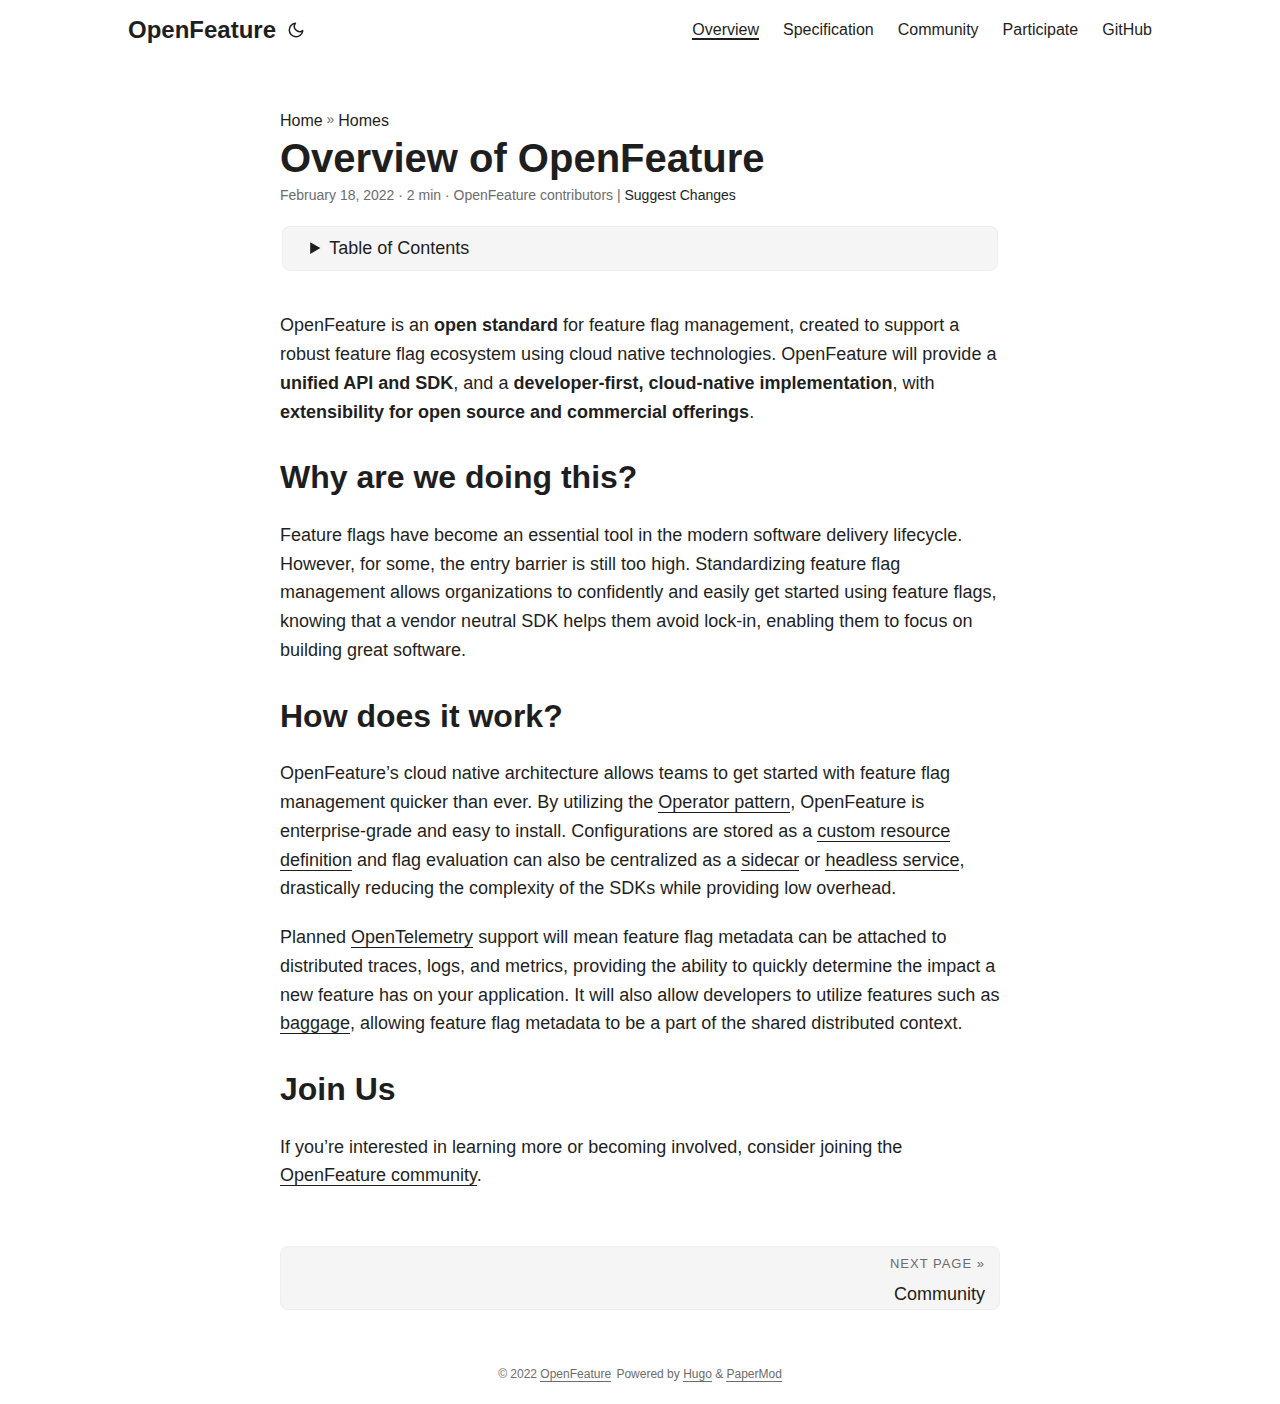
<file: home/overview/index.html>
<!doctype html><html lang=en dir=auto><head><meta charset=utf-8><meta http-equiv=x-ua-compatible content="IE=edge"><meta name=viewport content="width=device-width,initial-scale=1,shrink-to-fit=no"><meta name=robots content="index, follow"><title>Overview of OpenFeature | OpenFeature</title><meta name=keywords content><meta name=description content="What is OpenFeature?"><meta name=author content="OpenFeature contributors"><link rel=canonical href=https://open-feature.github.io/home/overview/><link crossorigin=anonymous href=../../assets/css/stylesheet.min.c88963fe2d79462000fd0fb1b3737783c32855d340583e4523343f8735c787f0.css integrity="sha256-yIlj/i15RiAA/Q+xs3N3g8MoVdNAWD5FIzQ/hzXHh/A=" rel="preload stylesheet" as=style><script defer crossorigin=anonymous src=../../assets/js/highlight.min.7680afc38aa6b15ddf158a4f3780b7b1f7dde7e91d26f073e6229bb7a0793c92.js integrity="sha256-doCvw4qmsV3fFYpPN4C3sffd5+kdJvBz5iKbt6B5PJI=" onload=hljs.initHighlightingOnLoad()></script><link rel=icon href=https://open-feature.github.io/favicon.ico><link rel=icon type=image/png sizes=16x16 href=https://open-feature.github.io/favicon-16x16.png><link rel=icon type=image/png sizes=32x32 href=https://open-feature.github.io/favicon-32x32.png><link rel=apple-touch-icon href=https://open-feature.github.io/apple-touch-icon.png><link rel=mask-icon href=https://open-feature.github.io/safari-pinned-tab.svg><meta name=theme-color content="#2e2e33"><meta name=msapplication-TileColor content="#2e2e33"><meta name=generator content="Hugo 0.83.0"><noscript><style>#theme-toggle,.top-link{display:none}</style><style>@media(prefers-color-scheme:dark){:root{--theme:rgb(29, 30, 32);--entry:rgb(46, 46, 51);--primary:rgb(218, 218, 219);--secondary:rgb(155, 156, 157);--tertiary:rgb(65, 66, 68);--content:rgb(196, 196, 197);--hljs-bg:rgb(46, 46, 51);--code-bg:rgb(55, 56, 62);--border:rgb(51, 51, 51)}.list{background:var(--theme)}.list:not(.dark)::-webkit-scrollbar-track{background:0 0}.list:not(.dark)::-webkit-scrollbar-thumb{border-color:var(--theme)}}</style></noscript><script async src="https://www.googletagmanager.com/gtag/js?id=G-HBXXCF17TS"></script><script>var doNotTrack=!1;if(!doNotTrack){window.dataLayer=window.dataLayer||[];function gtag(){dataLayer.push(arguments)}gtag('js',new Date),gtag('config','G-HBXXCF17TS',{anonymize_ip:!1})}</script><meta property="og:title" content="Overview of OpenFeature"><meta property="og:description" content="What is OpenFeature?"><meta property="og:type" content="article"><meta property="og:url" content="https://open-feature.github.io/home/overview/"><meta property="og:image" content="https://open-feature.github.io/opengraph.png"><meta property="article:section" content="home"><meta property="article:published_time" content="2022-02-18T00:00:00+00:00"><meta property="article:modified_time" content="2022-02-18T00:00:00+00:00"><meta name=twitter:card content="summary_large_image"><meta name=twitter:image content="https://open-feature.github.io/opengraph.png"><meta name=twitter:title content="Overview of OpenFeature"><meta name=twitter:description content="What is OpenFeature?"><script type=application/ld+json>{"@context":"https://schema.org","@type":"BreadcrumbList","itemListElement":[{"@type":"ListItem","position":1,"name":"Homes","item":"https://open-feature.github.io/home/"},{"@type":"ListItem","position":2,"name":"Overview of OpenFeature","item":"https://open-feature.github.io/home/overview/"}]}</script><script type=application/ld+json>{"@context":"https://schema.org","@type":"BlogPosting","headline":"Overview of OpenFeature","name":"Overview of OpenFeature","description":"What is OpenFeature?","keywords":[],"articleBody":"OpenFeature is an open standard for feature flag management, created to support a robust feature flag ecosystem using cloud native technologies. OpenFeature will provide a unified API and SDK, and a developer-first, cloud-native implementation, with extensibility for open source and commercial offerings.\nWhy are we doing this? Feature flags have become an essential tool in the modern software delivery lifecycle. However, for some, the entry barrier is still too high. Standardizing feature flag management allows organizations to confidently and easily get started using feature flags, knowing that a vendor neutral SDK helps them avoid lock-in, enabling them to focus on building great software.\nHow does it work? OpenFeature’s cloud native architecture allows teams to get started with feature flag management quicker than ever. By utilizing the Operator pattern, OpenFeature is enterprise-grade and easy to install. Configurations are stored as a custom resource definition and flag evaluation can also be centralized as a sidecar or headless service, drastically reducing the complexity of the SDKs while providing low overhead.\nPlanned OpenTelemetry support will mean feature flag metadata can be attached to distributed traces, logs, and metrics, providing the ability to quickly determine the impact a new feature has on your application. It will also allow developers to utilize features such as baggage, allowing feature flag metadata to be a part of the shared distributed context.\nJoin Us If you’re interested in learning more or becoming involved, consider joining the OpenFeature community.\n","wordCount":"239","inLanguage":"en","datePublished":"2022-02-18T00:00:00Z","dateModified":"2022-02-18T00:00:00Z","author":{"@type":"Person","name":"OpenFeature contributors"},"mainEntityOfPage":{"@type":"WebPage","@id":"https://open-feature.github.io/home/overview/"},"publisher":{"@type":"Organization","name":"OpenFeature","logo":{"@type":"ImageObject","url":"https://open-feature.github.io/favicon.ico"}}}</script></head><body id=top><script>localStorage.getItem("pref-theme")==="dark"?document.body.classList.add('dark'):localStorage.getItem("pref-theme")==="light"?document.body.classList.remove('dark'):window.matchMedia('(prefers-color-scheme: dark)').matches&&document.body.classList.add('dark')</script><header class=header><nav class=nav><div class=logo><a href=https://open-feature.github.io/ accesskey=h title="OpenFeature (Alt + H)">OpenFeature</a>
<span class=logo-switches><button id=theme-toggle accesskey=t title="(Alt + T)"><svg id="moon" xmlns="http://www.w3.org/2000/svg" width="24" height="24" viewBox="0 0 24 24" fill="none" stroke="currentcolor" stroke-width="2" stroke-linecap="round" stroke-linejoin="round"><path d="M21 12.79A9 9 0 1111.21 3 7 7 0 0021 12.79z"/></svg><svg id="sun" xmlns="http://www.w3.org/2000/svg" width="24" height="24" viewBox="0 0 24 24" fill="none" stroke="currentcolor" stroke-width="2" stroke-linecap="round" stroke-linejoin="round"><circle cx="12" cy="12" r="5"/><line x1="12" y1="1" x2="12" y2="3"/><line x1="12" y1="21" x2="12" y2="23"/><line x1="4.22" y1="4.22" x2="5.64" y2="5.64"/><line x1="18.36" y1="18.36" x2="19.78" y2="19.78"/><line x1="1" y1="12" x2="3" y2="12"/><line x1="21" y1="12" x2="23" y2="12"/><line x1="4.22" y1="19.78" x2="5.64" y2="18.36"/><line x1="18.36" y1="5.64" x2="19.78" y2="4.22"/></svg></button></span></div><ul id=menu><li><a href=https://open-feature.github.io/home/overview/ title=Overview><span class=active>Overview</span></a></li><li><a href=https://github.com/open-feature/spec title=Specification><span>Specification</span></a></li><li><a href=https://open-feature.github.io/home/community/ title=Community><span>Community</span></a></li><li><a href=https://open-feature.github.io/home/participate/ title=Participate><span>Participate</span></a></li><li><a href=https://github.com/open-feature title=GitHub><span>GitHub</span></a></li></ul></nav></header><main class=main><article class=post-single><header class=post-header><div class=breadcrumbs><a href=https://open-feature.github.io/>Home</a>&nbsp;»&nbsp;<a href=https://open-feature.github.io/home/>Homes</a></div><h1 class=post-title>Overview of OpenFeature</h1><div class=post-meta><span title="2022-02-18 00:00:00 +0000 UTC">February 18, 2022</span>&nbsp;·&nbsp;2 min&nbsp;·&nbsp;OpenFeature contributors&nbsp;|&nbsp;<a href=https://github.com/open-feature/open-feature.github.io/tree/main/content/home/overview.md rel="noopener noreferrer" target=_blank>Suggest Changes</a></div></header><div class=toc><details><summary accesskey=c title="(Alt + C)"><span class=details>Table of Contents</span></summary><div class=inner><ul><li><a href=#why-are-we-doing-this aria-label="Why are we doing this?">Why are we doing this?</a></li><li><a href=#how-does-it-work aria-label="How does it work?">How does it work?</a></li><li><a href=#join-us aria-label="Join Us">Join Us</a></li></ul></div></details></div><div class=post-content><p>OpenFeature is an <strong>open standard</strong> for feature flag management, created to support a robust feature flag ecosystem using cloud native technologies. OpenFeature will provide a <strong>unified API and SDK</strong>, and a <strong>developer-first, cloud-native implementation</strong>, with <strong>extensibility for open source and commercial offerings</strong>.</p><h2 id=why-are-we-doing-this>Why are we doing this?<a hidden class=anchor aria-hidden=true href=#why-are-we-doing-this>#</a></h2><p>Feature flags have become an essential tool in the modern software delivery lifecycle. However, for some, the entry barrier is still too high. Standardizing feature flag management allows organizations to confidently and easily get started using feature flags, knowing that a vendor neutral SDK helps them avoid lock-in, enabling them to focus on building great software.</p><h2 id=how-does-it-work>How does it work?<a hidden class=anchor aria-hidden=true href=#how-does-it-work>#</a></h2><p>OpenFeature&rsquo;s cloud native architecture allows teams to get started with feature flag management quicker than ever. By utilizing the <a href=https://kubernetes.io/docs/concepts/extend-kubernetes/operator/>Operator pattern</a>, OpenFeature is enterprise-grade and easy to install. Configurations are stored as a <a href=https://kubernetes.io/docs/concepts/extend-kubernetes/api-extension/custom-resources/>custom resource definition</a> and flag evaluation can also be centralized as a <a href=https://kubernetes.io/docs/concepts/workloads/pods/#how-pods-manage-multiple-containers>sidecar</a> or <a href=https://kubernetes.io/docs/concepts/services-networking/service/#headless-services>headless service</a>, drastically reducing the complexity of the SDKs while providing low overhead.</p><p>Planned <a href=https://opentelemetry.io>OpenTelemetry</a> support will mean feature flag metadata can be attached to distributed traces, logs, and metrics, providing the ability to quickly determine the impact a new feature has on your application. It will also allow developers to utilize features such as <a href=https://opentelemetry.io/docs/reference/specification/baggage/api/>baggage</a>, allowing feature flag metadata to be a part of the shared distributed context.</p><h2 id=join-us>Join Us<a hidden class=anchor aria-hidden=true href=#join-us>#</a></h2><p>If you&rsquo;re interested in learning more or becoming involved, consider joining the <a href=./community.md>OpenFeature community</a>.</p></div><footer class=post-footer><nav class=paginav><a class=next href=https://open-feature.github.io/home/community/><span class=title>Next Page »</span><br><span>Community</span></a></nav></footer></article></main><footer class=footer><span>&copy; 2022 <a href=https://open-feature.github.io/>OpenFeature</a></span>
<span>Powered by
<a href=https://gohugo.io/ rel="noopener noreferrer" target=_blank>Hugo</a> &
        <a href=https://git.io/hugopapermod rel=noopener target=_blank>PaperMod</a></span></footer><a href=#top aria-label="go to top" title="Go to Top (Alt + G)" class=top-link id=top-link accesskey=g><svg xmlns="http://www.w3.org/2000/svg" viewBox="0 0 12 6" fill="currentcolor"><path d="M12 6H0l6-6z"/></svg></a><script>let menu=document.getElementById('menu');menu&&(menu.scrollLeft=localStorage.getItem("menu-scroll-position"),menu.onscroll=function(){localStorage.setItem("menu-scroll-position",menu.scrollLeft)}),document.querySelectorAll('a[href^="#"]').forEach(a=>{a.addEventListener("click",function(b){b.preventDefault();var a=this.getAttribute("href").substr(1);window.matchMedia('(prefers-reduced-motion: reduce)').matches?document.querySelector(`[id='${decodeURIComponent(a)}']`).scrollIntoView():document.querySelector(`[id='${decodeURIComponent(a)}']`).scrollIntoView({behavior:"smooth"}),a==="top"?history.replaceState(null,null," "):history.pushState(null,null,`#${a}`)})})</script><script>var mybutton=document.getElementById("top-link");window.onscroll=function(){document.body.scrollTop>800||document.documentElement.scrollTop>800?(mybutton.style.visibility="visible",mybutton.style.opacity="1"):(mybutton.style.visibility="hidden",mybutton.style.opacity="0")}</script><script>document.getElementById("theme-toggle").addEventListener("click",()=>{document.body.className.includes("dark")?(document.body.classList.remove('dark'),localStorage.setItem("pref-theme",'light')):(document.body.classList.add('dark'),localStorage.setItem("pref-theme",'dark'))})</script><script>document.querySelectorAll('pre > code').forEach(b=>{const c=b.parentNode.parentNode,a=document.createElement('button');a.classList.add('copy-code'),a.innerText='copy';function d(){a.innerText='copied!',setTimeout(()=>{a.innerText='copy'},2e3)}a.addEventListener('click',e=>{if('clipboard'in navigator){navigator.clipboard.writeText(b.textContent),d();return}const a=document.createRange();a.selectNodeContents(b);const c=window.getSelection();c.removeAllRanges(),c.addRange(a);try{document.execCommand('copy'),d()}catch(a){}c.removeRange(a)}),c.classList.contains("highlight")?c.appendChild(a):c.parentNode.firstChild==c||(b.parentNode.parentNode.parentNode.parentNode.parentNode.nodeName=="TABLE"?b.parentNode.parentNode.parentNode.parentNode.parentNode.appendChild(a):b.parentNode.appendChild(a))})</script></body></html>
</file>
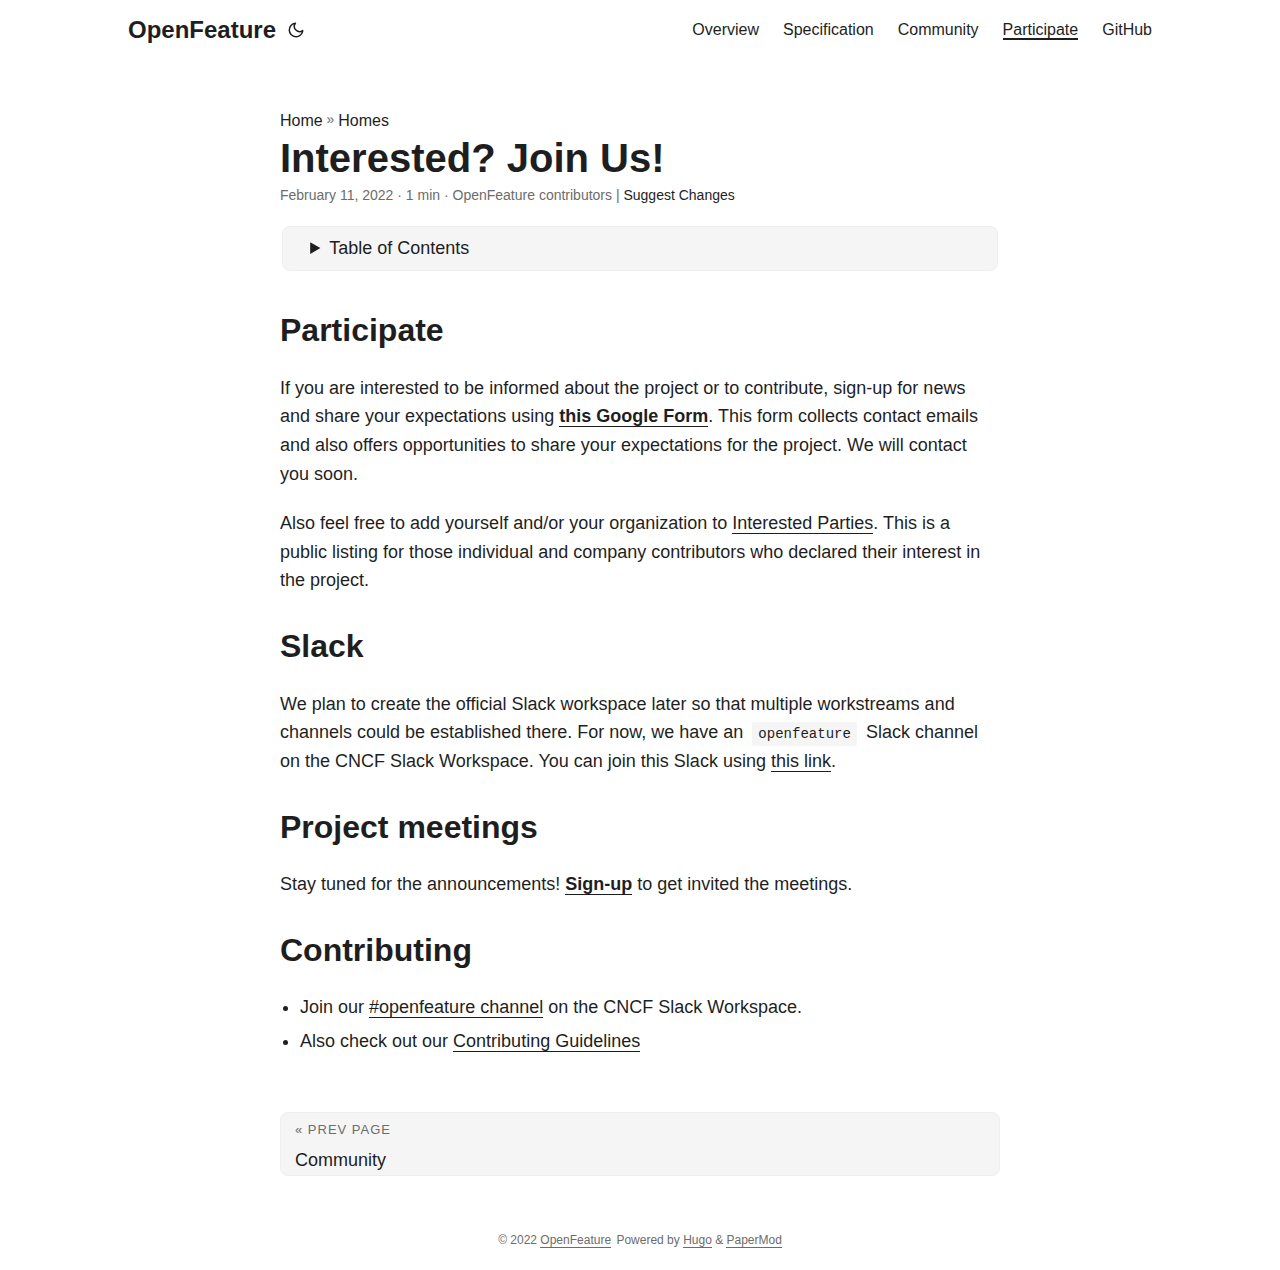
<file: home/participate/index.html>
<!doctype html><html lang=en dir=auto><head><meta charset=utf-8><meta http-equiv=x-ua-compatible content="IE=edge"><meta name=viewport content="width=device-width,initial-scale=1,shrink-to-fit=no"><meta name=robots content="index, follow"><title>Interested? Join Us! | OpenFeature</title><meta name=keywords content><meta name=description content="How to participate in the project and its community"><meta name=author content="OpenFeature contributors"><link rel=canonical href=https://open-feature.github.io/home/participate/><link crossorigin=anonymous href=../../assets/css/stylesheet.min.c88963fe2d79462000fd0fb1b3737783c32855d340583e4523343f8735c787f0.css integrity="sha256-yIlj/i15RiAA/Q+xs3N3g8MoVdNAWD5FIzQ/hzXHh/A=" rel="preload stylesheet" as=style><script defer crossorigin=anonymous src=../../assets/js/highlight.min.7680afc38aa6b15ddf158a4f3780b7b1f7dde7e91d26f073e6229bb7a0793c92.js integrity="sha256-doCvw4qmsV3fFYpPN4C3sffd5+kdJvBz5iKbt6B5PJI=" onload=hljs.initHighlightingOnLoad()></script><link rel=icon href=https://open-feature.github.io/favicon.ico><link rel=icon type=image/png sizes=16x16 href=https://open-feature.github.io/favicon-16x16.png><link rel=icon type=image/png sizes=32x32 href=https://open-feature.github.io/favicon-32x32.png><link rel=apple-touch-icon href=https://open-feature.github.io/apple-touch-icon.png><link rel=mask-icon href=https://open-feature.github.io/safari-pinned-tab.svg><meta name=theme-color content="#2e2e33"><meta name=msapplication-TileColor content="#2e2e33"><meta name=generator content="Hugo 0.83.0"><noscript><style>#theme-toggle,.top-link{display:none}</style><style>@media(prefers-color-scheme:dark){:root{--theme:rgb(29, 30, 32);--entry:rgb(46, 46, 51);--primary:rgb(218, 218, 219);--secondary:rgb(155, 156, 157);--tertiary:rgb(65, 66, 68);--content:rgb(196, 196, 197);--hljs-bg:rgb(46, 46, 51);--code-bg:rgb(55, 56, 62);--border:rgb(51, 51, 51)}.list{background:var(--theme)}.list:not(.dark)::-webkit-scrollbar-track{background:0 0}.list:not(.dark)::-webkit-scrollbar-thumb{border-color:var(--theme)}}</style></noscript><script async src="https://www.googletagmanager.com/gtag/js?id=G-HBXXCF17TS"></script><script>var doNotTrack=!1;if(!doNotTrack){window.dataLayer=window.dataLayer||[];function gtag(){dataLayer.push(arguments)}gtag('js',new Date),gtag('config','G-HBXXCF17TS',{anonymize_ip:!1})}</script><meta property="og:title" content="Interested? Join Us!"><meta property="og:description" content="How to participate in the project and its community"><meta property="og:type" content="article"><meta property="og:url" content="https://open-feature.github.io/home/participate/"><meta property="og:image" content="https://open-feature.github.io/opengraph.png"><meta property="article:section" content="home"><meta property="article:published_time" content="2022-02-11T00:00:00+00:00"><meta property="article:modified_time" content="2022-02-11T00:00:00+00:00"><meta name=twitter:card content="summary_large_image"><meta name=twitter:image content="https://open-feature.github.io/opengraph.png"><meta name=twitter:title content="Interested? Join Us!"><meta name=twitter:description content="How to participate in the project and its community"><script type=application/ld+json>{"@context":"https://schema.org","@type":"BreadcrumbList","itemListElement":[{"@type":"ListItem","position":1,"name":"Homes","item":"https://open-feature.github.io/home/"},{"@type":"ListItem","position":2,"name":"Interested? Join Us!","item":"https://open-feature.github.io/home/participate/"}]}</script><script type=application/ld+json>{"@context":"https://schema.org","@type":"BlogPosting","headline":"Interested? Join Us!","name":"Interested? Join Us!","description":"How to participate in the project and its community","keywords":[],"articleBody":"Participate If you are interested to be informed about the project or to contribute, sign-up for news and share your expectations using this Google Form. This form collects contact emails and also offers opportunities to share your expectations for the project. We will contact you soon.\nAlso feel free to add yourself and/or your organization to Interested Parties. This is a public listing for those individual and company contributors who declared their interest in the project.\nSlack We plan to create the official Slack workspace later so that multiple workstreams and channels could be established there. For now, we have an openfeature Slack channel on the CNCF Slack Workspace. You can join this Slack using this link.\nProject meetings Stay tuned for the announcements! Sign-up to get invited the meetings.\nContributing  Join our #openfeature channel on the CNCF Slack Workspace. Also check out our Contributing Guidelines  ","wordCount":"146","inLanguage":"en","datePublished":"2022-02-11T00:00:00Z","dateModified":"2022-02-11T00:00:00Z","author":{"@type":"Person","name":"OpenFeature contributors"},"mainEntityOfPage":{"@type":"WebPage","@id":"https://open-feature.github.io/home/participate/"},"publisher":{"@type":"Organization","name":"OpenFeature","logo":{"@type":"ImageObject","url":"https://open-feature.github.io/favicon.ico"}}}</script></head><body id=top><script>localStorage.getItem("pref-theme")==="dark"?document.body.classList.add('dark'):localStorage.getItem("pref-theme")==="light"?document.body.classList.remove('dark'):window.matchMedia('(prefers-color-scheme: dark)').matches&&document.body.classList.add('dark')</script><header class=header><nav class=nav><div class=logo><a href=https://open-feature.github.io/ accesskey=h title="OpenFeature (Alt + H)">OpenFeature</a>
<span class=logo-switches><button id=theme-toggle accesskey=t title="(Alt + T)"><svg id="moon" xmlns="http://www.w3.org/2000/svg" width="24" height="24" viewBox="0 0 24 24" fill="none" stroke="currentcolor" stroke-width="2" stroke-linecap="round" stroke-linejoin="round"><path d="M21 12.79A9 9 0 1111.21 3 7 7 0 0021 12.79z"/></svg><svg id="sun" xmlns="http://www.w3.org/2000/svg" width="24" height="24" viewBox="0 0 24 24" fill="none" stroke="currentcolor" stroke-width="2" stroke-linecap="round" stroke-linejoin="round"><circle cx="12" cy="12" r="5"/><line x1="12" y1="1" x2="12" y2="3"/><line x1="12" y1="21" x2="12" y2="23"/><line x1="4.22" y1="4.22" x2="5.64" y2="5.64"/><line x1="18.36" y1="18.36" x2="19.78" y2="19.78"/><line x1="1" y1="12" x2="3" y2="12"/><line x1="21" y1="12" x2="23" y2="12"/><line x1="4.22" y1="19.78" x2="5.64" y2="18.36"/><line x1="18.36" y1="5.64" x2="19.78" y2="4.22"/></svg></button></span></div><ul id=menu><li><a href=https://open-feature.github.io/home/overview/ title=Overview><span>Overview</span></a></li><li><a href=https://github.com/open-feature/spec title=Specification><span>Specification</span></a></li><li><a href=https://open-feature.github.io/home/community/ title=Community><span>Community</span></a></li><li><a href=https://open-feature.github.io/home/participate/ title=Participate><span class=active>Participate</span></a></li><li><a href=https://github.com/open-feature title=GitHub><span>GitHub</span></a></li></ul></nav></header><main class=main><article class=post-single><header class=post-header><div class=breadcrumbs><a href=https://open-feature.github.io/>Home</a>&nbsp;»&nbsp;<a href=https://open-feature.github.io/home/>Homes</a></div><h1 class=post-title>Interested? Join Us!</h1><div class=post-meta><span title="2022-02-11 00:00:00 +0000 UTC">February 11, 2022</span>&nbsp;·&nbsp;1 min&nbsp;·&nbsp;OpenFeature contributors&nbsp;|&nbsp;<a href=https://github.com/open-feature/open-feature.github.io/tree/main/content/home/participate.md rel="noopener noreferrer" target=_blank>Suggest Changes</a></div></header><div class=toc><details><summary accesskey=c title="(Alt + C)"><span class=details>Table of Contents</span></summary><div class=inner><ul><li><a href=#participate aria-label=Participate>Participate</a></li><li><a href=#slack aria-label=Slack>Slack</a></li><li><a href=#project-meetings aria-label="Project meetings">Project meetings</a></li><li><a href=#contributing aria-label=Contributing>Contributing</a></li></ul></div></details></div><div class=post-content><h2 id=participate>Participate<a hidden class=anchor aria-hidden=true href=#participate>#</a></h2><p>If you are interested to be informed about the project or to contribute,
sign-up for news and share your expectations using
<strong><a href=https://bit.ly/openfeature-signup>this Google Form</a></strong>.
This form collects contact emails and also offers opportunities to share your expectations for the project.
We will contact you soon.</p><p>Also feel free to add yourself and/or your organization to
<a href=https://github.com/open-feature/governance/blob/main/interested-parties.md>Interested Parties</a>.
This is a public listing for those individual and company contributors
who declared their interest in the project.</p><h2 id=slack>Slack<a hidden class=anchor aria-hidden=true href=#slack>#</a></h2><p>We plan to create the official Slack workspace later so that multiple workstreams and channels could be established there.
For now, we have an <code>openfeature</code> Slack channel on the CNCF Slack Workspace.
You can join this Slack using <a href=https://slack.cncf.io/>this link</a>.</p><h2 id=project-meetings>Project meetings<a hidden class=anchor aria-hidden=true href=#project-meetings>#</a></h2><p>Stay tuned for the announcements!
<strong><a href=https://bit.ly/openfeature-signup>Sign-up</a></strong> to get invited the meetings.</p><h2 id=contributing>Contributing<a hidden class=anchor aria-hidden=true href=#contributing>#</a></h2><ul><li>Join our <a href=#Slack>#openfeature channel</a> on the CNCF Slack Workspace.</li><li>Also check out our <a href=https://github.com/openfeatureflags/.github/blob/main/CONTRIBUTING.md>Contributing Guidelines</a></li></ul></div><footer class=post-footer><nav class=paginav><a class=prev href=https://open-feature.github.io/home/community/><span class=title>« Prev Page</span><br><span>Community</span></a></nav></footer></article></main><footer class=footer><span>&copy; 2022 <a href=https://open-feature.github.io/>OpenFeature</a></span>
<span>Powered by
<a href=https://gohugo.io/ rel="noopener noreferrer" target=_blank>Hugo</a> &
        <a href=https://git.io/hugopapermod rel=noopener target=_blank>PaperMod</a></span></footer><a href=#top aria-label="go to top" title="Go to Top (Alt + G)" class=top-link id=top-link accesskey=g><svg xmlns="http://www.w3.org/2000/svg" viewBox="0 0 12 6" fill="currentcolor"><path d="M12 6H0l6-6z"/></svg></a><script>let menu=document.getElementById('menu');menu&&(menu.scrollLeft=localStorage.getItem("menu-scroll-position"),menu.onscroll=function(){localStorage.setItem("menu-scroll-position",menu.scrollLeft)}),document.querySelectorAll('a[href^="#"]').forEach(a=>{a.addEventListener("click",function(b){b.preventDefault();var a=this.getAttribute("href").substr(1);window.matchMedia('(prefers-reduced-motion: reduce)').matches?document.querySelector(`[id='${decodeURIComponent(a)}']`).scrollIntoView():document.querySelector(`[id='${decodeURIComponent(a)}']`).scrollIntoView({behavior:"smooth"}),a==="top"?history.replaceState(null,null," "):history.pushState(null,null,`#${a}`)})})</script><script>var mybutton=document.getElementById("top-link");window.onscroll=function(){document.body.scrollTop>800||document.documentElement.scrollTop>800?(mybutton.style.visibility="visible",mybutton.style.opacity="1"):(mybutton.style.visibility="hidden",mybutton.style.opacity="0")}</script><script>document.getElementById("theme-toggle").addEventListener("click",()=>{document.body.className.includes("dark")?(document.body.classList.remove('dark'),localStorage.setItem("pref-theme",'light')):(document.body.classList.add('dark'),localStorage.setItem("pref-theme",'dark'))})</script><script>document.querySelectorAll('pre > code').forEach(b=>{const c=b.parentNode.parentNode,a=document.createElement('button');a.classList.add('copy-code'),a.innerText='copy';function d(){a.innerText='copied!',setTimeout(()=>{a.innerText='copy'},2e3)}a.addEventListener('click',e=>{if('clipboard'in navigator){navigator.clipboard.writeText(b.textContent),d();return}const a=document.createRange();a.selectNodeContents(b);const c=window.getSelection();c.removeAllRanges(),c.addRange(a);try{document.execCommand('copy'),d()}catch(a){}c.removeRange(a)}),c.classList.contains("highlight")?c.appendChild(a):c.parentNode.firstChild==c||(b.parentNode.parentNode.parentNode.parentNode.parentNode.nodeName=="TABLE"?b.parentNode.parentNode.parentNode.parentNode.parentNode.appendChild(a):b.parentNode.appendChild(a))})</script></body></html>
</file>
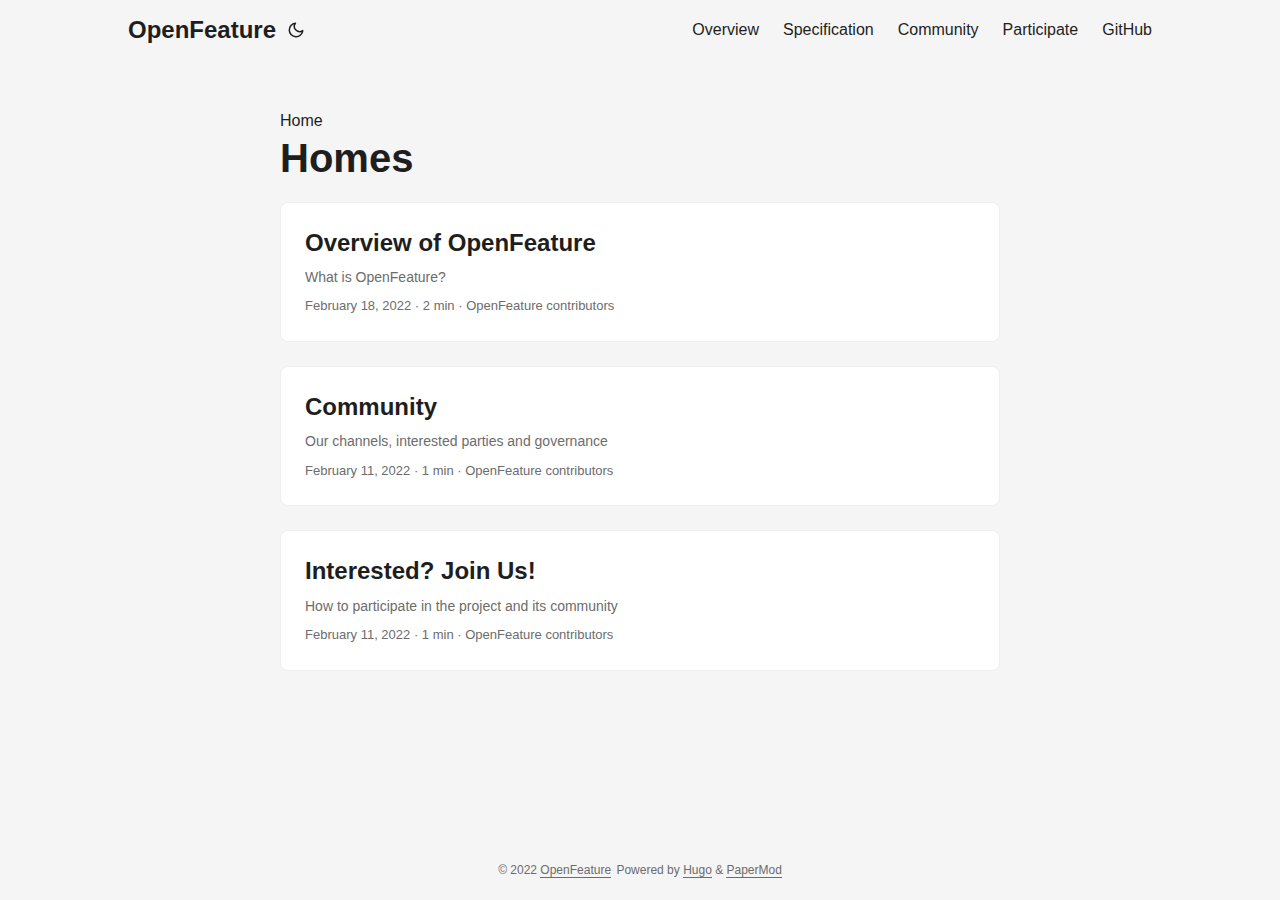
<file: home/page/1/index.html>
<!doctype html><html><head><title>https://open-feature.github.io/home/</title><link rel=canonical href=https://open-feature.github.io/home/><meta name=robots content="noindex"><meta charset=utf-8><meta http-equiv=refresh content="0; url=https://open-feature.github.io/home/"></head></html>
</file>
